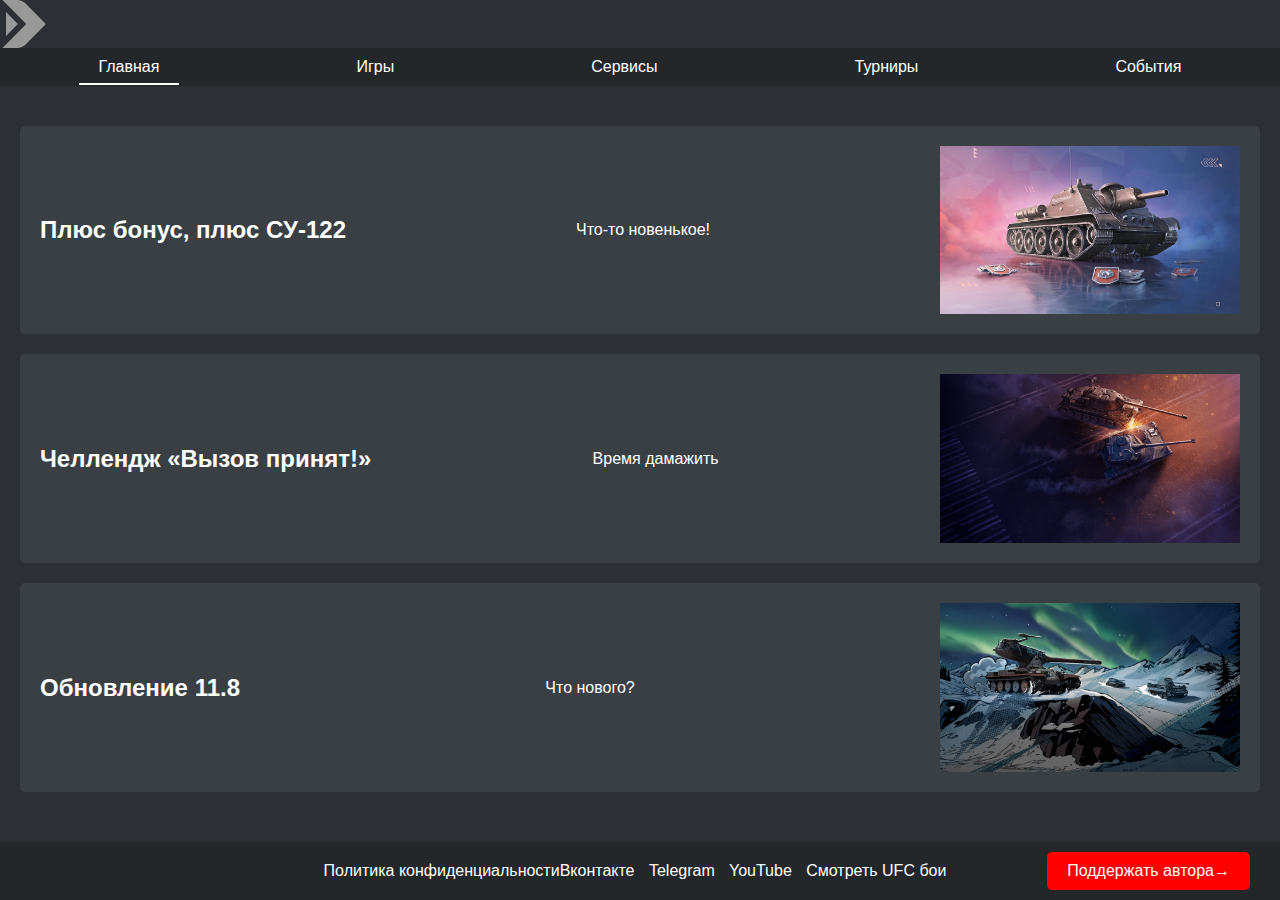
<file: index.html>
<!DOCTYPE html>
<html lang="ru">
    <img src="img\логотип сайта тест.svg" alt="логотип" class="logo-test">
<head>
    <meta charset="UTF-8">
    <meta name="viewport" content="width=device-width, initial-scale=1.0">
    <title>Lesta test server®</title>
    <link rel="stylesheet" href="style.css">
</head>
<body>
    <header>
        <div class="container">
            <nav>
                <ul>
                    <li><a href="#" class="menu">Главная</a></li>
                    <li><a href="Игры.html">Игры</a></li>
                    <li><a href="Сервисы.html">Сервисы</a></li>
                    <li><a href="Турниры.html">Турниры</a></li>
                    <li><a href="События.html">События</a></li>
                </ul>
            </nav>
        </div>
    </header>
    <main>
        <section class="bonus">
            <h2>Плюс бонус, плюс СУ-122</h2>
            <p>Что-то новенькое!</p>
            <img src="img\сушка 122 для 1 страницы.jpg" alt="СУ-122" class="glavnai">
        </section>
        <section class="bonus">
            <h2>Челлендж «Вызов принят!»</h2>
            <p>Время дамажить</p>
            <img src="img\для челенжа вызов принят.jpg" alt="Челлендж" class="glavnai">
        </section>
        <section class="bonus">
            <h2>Обновление 11.8</h2>
            <p>Что нового?</p>
            <img src="img\Обновление.jpg" alt="Обновление 11.8" class="glavnai">
        </section>
    </main>
    <footer>
        <div class="container">
            <div class="legal">
                <a href="#">Политика конфиденциальности</a>
                <a href="#" class="prosto-button">Поддержать автора→</a>
            </div>
            <div class="social">
                <a href="#">Вконтакте</a>
                <a href="@Inteleknual">Telegram</a>
                <a href="https://www.youtube.com/">YouTube</a>
                <a href="https://rutube.ru/video/466b157c47b1cb85527f321ae41e7320/?r=plemwd">Смотреть UFC бои</a>
            </div>
        </div>
    </footer>
</body>
</html>
</file>
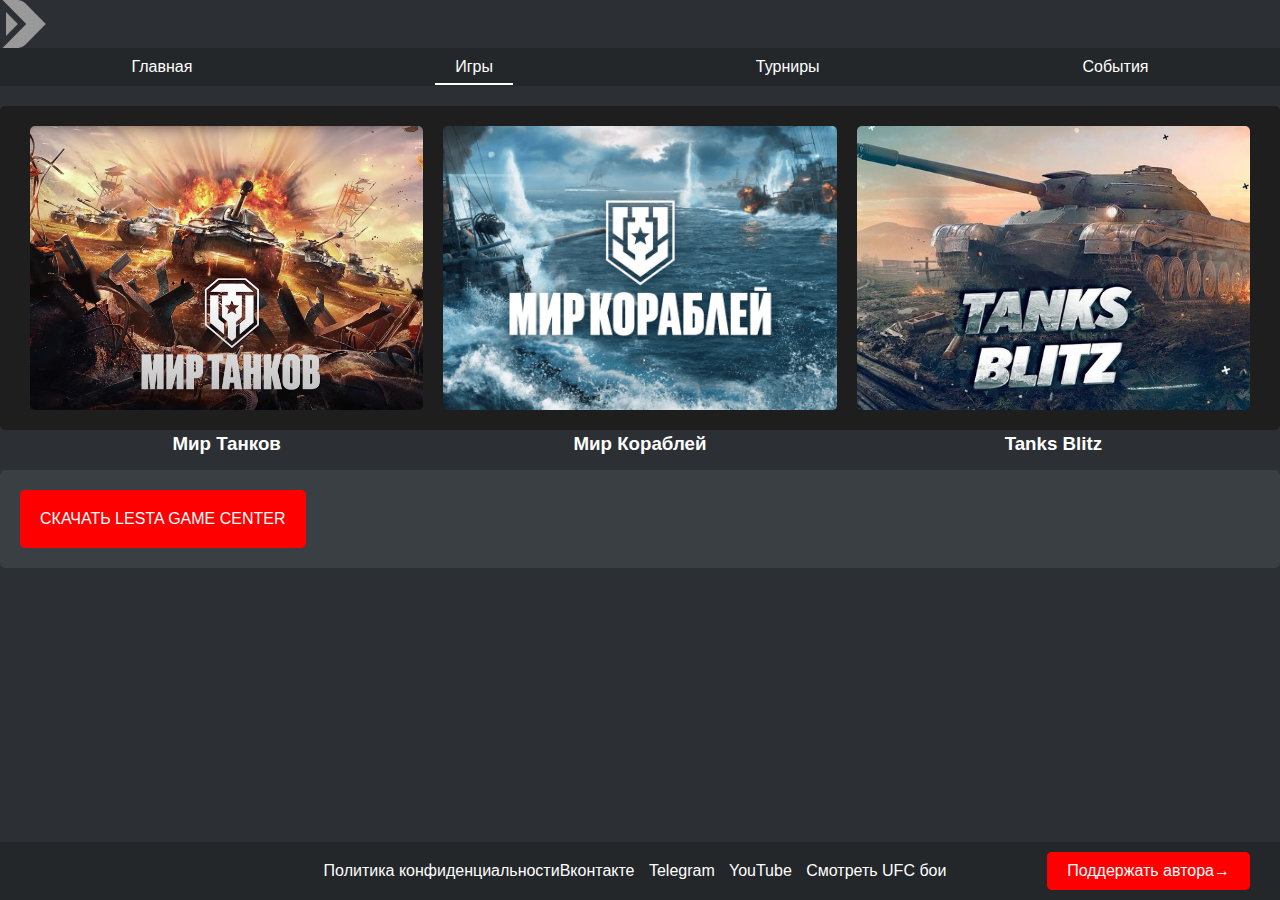
<file: index1.html>
<!DOCTYPE html>
<html lang="ru">
    <img src="img\логотип сайта тест.svg" alt="логотип" class="logo-test">
    <a href="#" class="prosto-button">Поддержать автора→</a>
<head>
    <meta charset="UTF-8">
    <meta name="viewport" content="width=device-width, initial-scale=1.0">
    <title>Lesta test server®</title>
    <link rel="stylesheet" href="style.css">
</head>
<body>
    <header>
        <div class="container">
        <nav>
            <ul>
                <li><a href="index.html">Главная</a></li>
                <li><a href="" class="menu">Игры</a></li>
                <li><a href="index2.html">Турниры</a></li>
                <li><a href="index3.html">События</a></li>
            </ul>
        </nav>
    </header>
    <section class="promo-banner">
        <div class="game-section">
            <img src="img\Мир танков новое лого.jpg" alt="User Image" class="user-image">
            <h3>Мир Танков</h3>
        </div>
        <div class="game-section">
            <img src="img\e4a5c8_no_logo_no_text.jpg" alt="User Image" class="user-image">
            <h3>Мир Кораблей</h3>
        </div>
        <div class="game-section">
            <img src="img\ddwsE2Vq95w.jpg" alt="User Image" class="user-image">
            <h3>Tanks Blitz</h3>
        </div>
    </section>
    <section>
        <a href="https://redirect.lesta.ru/LGC/Lesta_Game_Center_Install_RU.exe" class="download-button">СКАЧАТЬ LESTA GAME CENTER</a>
    </section>
</main>
    <main>
    </main>
    <footer>
        <div class="container">
            <div class="legal">
                <a href="https://legal.lesta.ru/privacy-policy/">Политика конфиденциальности</a>
                <a href="1GaW7s24umEq9VZGvPkH5BB1Z9Zqbk3y4z" class="prosto-button">Поддержать автора→</a>
            </div>
            <div class="social">
                <a href="#">Вконтакте</a>
                <a href="@Inteleknual">Telegram</a>
                <a href="https://www.youtube.com/">YouTube</a>
                <a href="https://rutube.ru/video/466b157c47b1cb85527f321ae41e7320/?r=plemwd">Смотреть UFC бои</a>
            </div>
        </div>
    </footer>
</body>
</html>
</file>
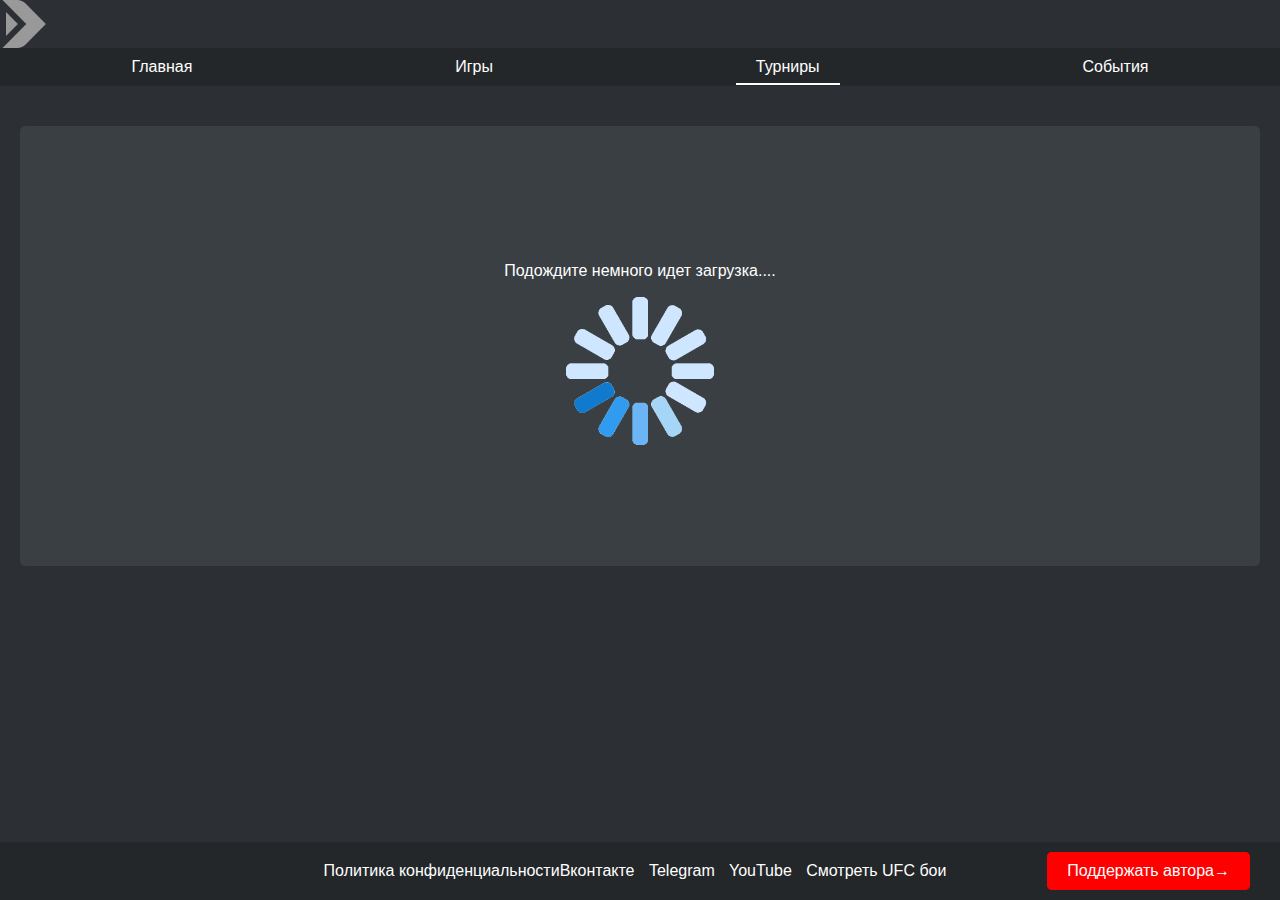
<file: index2.html>
<!DOCTYPE html>
<html lang="ru">
    <img src="img\логотип сайта тест.svg" alt="логотип" class="logo-test">
    <a href="#" class="prosto-button">Поддержать автора→</a>
<head>
    <meta charset="UTF-8">
    <meta name="viewport" content="width=device-width, initial-scale=1.0">
    <title>Lesta test server®</title>
    <link rel="stylesheet" href="style.css">
</head>

<body>
    <header>
        <div class="container">
            <nav>
                <ul>
                    <li><a href="index.html">Главная</a></li>
                    <li><a href="index1.html">Игры</a></li>
                    <li><a href="#" class="menu">Турниры</a></li>
                    <li><a href="index3.html">События</a></li>
                </ul>
            </nav>
        </div>
    </header>
    <main>
        <section class="section-load">
            <div class="container">
                <p> Подождите немного идет загрузка....</p>
                <img src="img\13877910.gif" class="zagruzka">
            </div>
        </section>

    </main>
    <footer>
        <div class="container">
            <div class="legal">
                <a href="https://legal.lesta.ru/privacy-policy/">Политика конфиденциальности</a>
                <a href="1GaW7s24umEq9VZGvPkH5BB1Z9Zqbk3y4z" class="prosto-button">Поддержать автора→</a>
            </div>
            <div class="social">
                <a href="#">Вконтакте</a>
                <a href="@Inteleknual">Telegram</a>
                <a href="https://www.youtube.com/">YouTube</a>
                <a href="https://rutube.ru/video/466b157c47b1cb85527f321ae41e7320/?r=plemwd">Смотреть UFC бои</a>
            </div>
        </div>
    </footer>
</body>

</html>
</file>
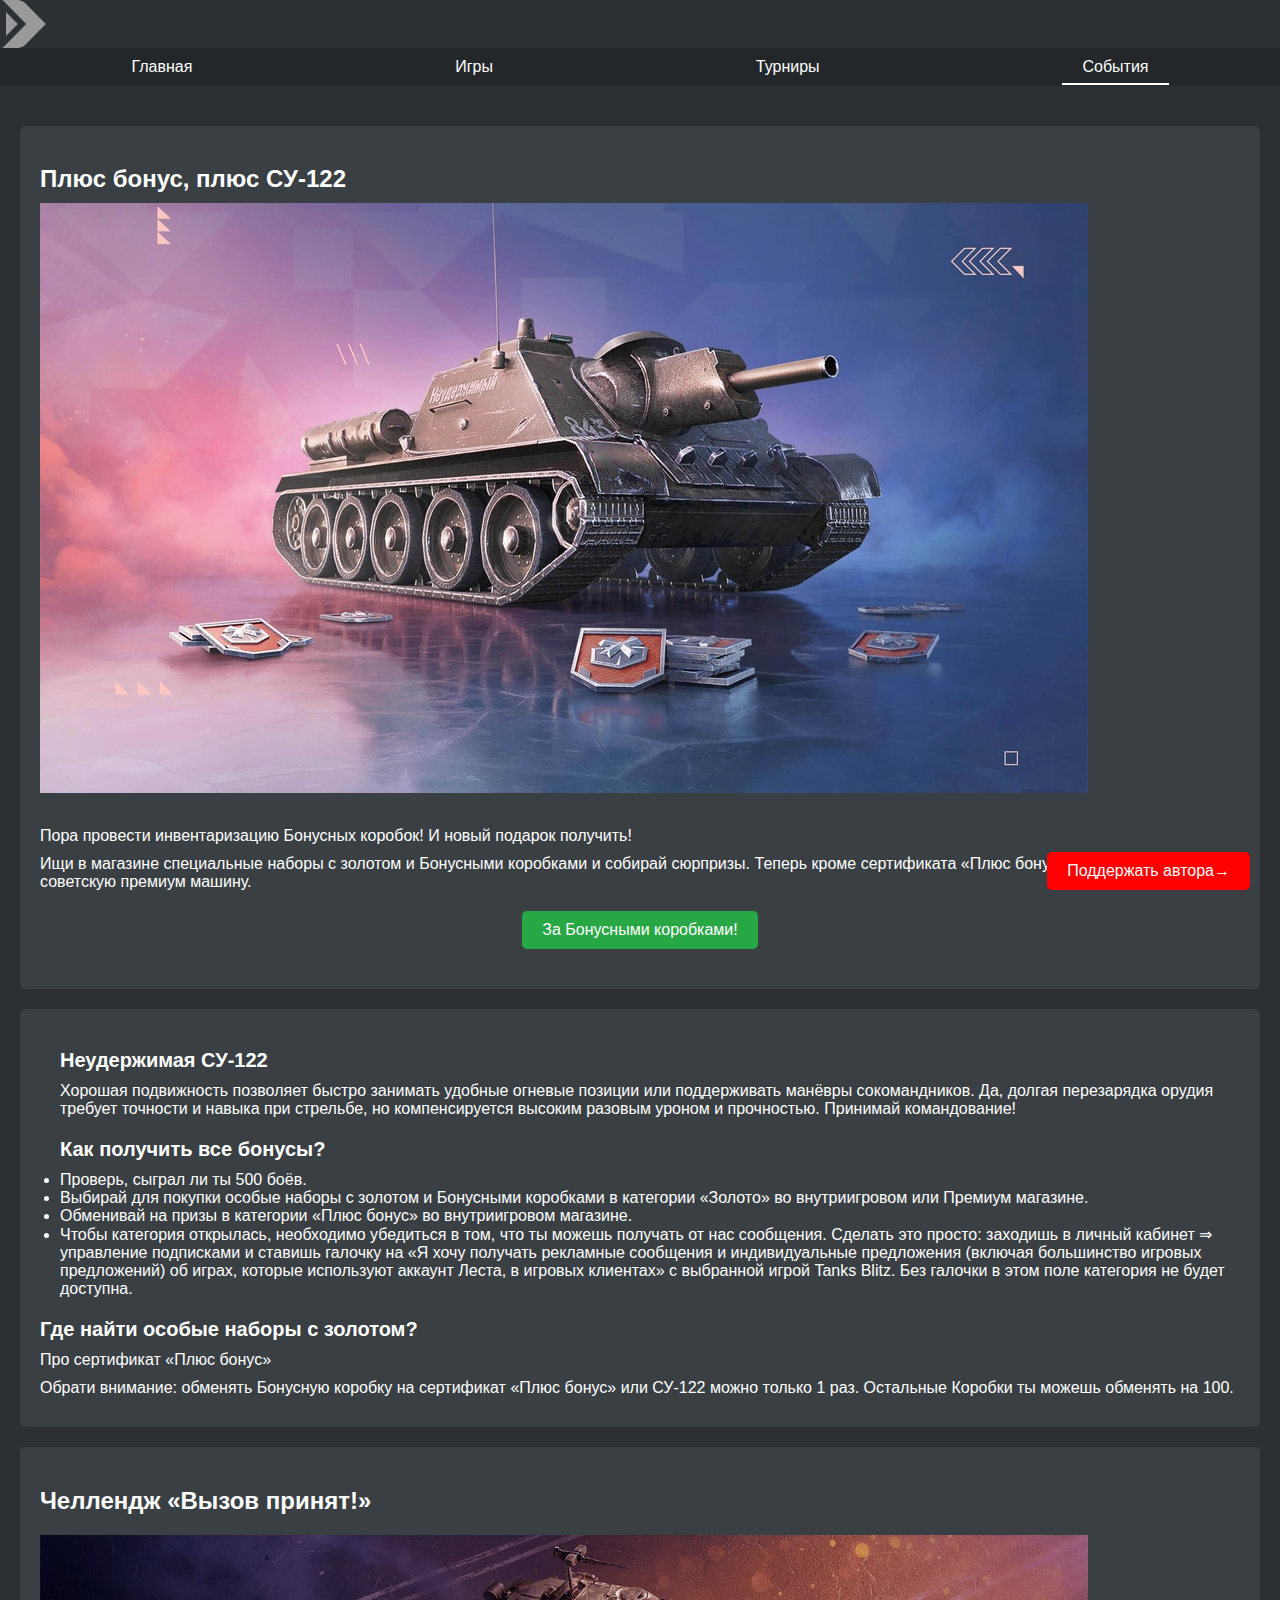
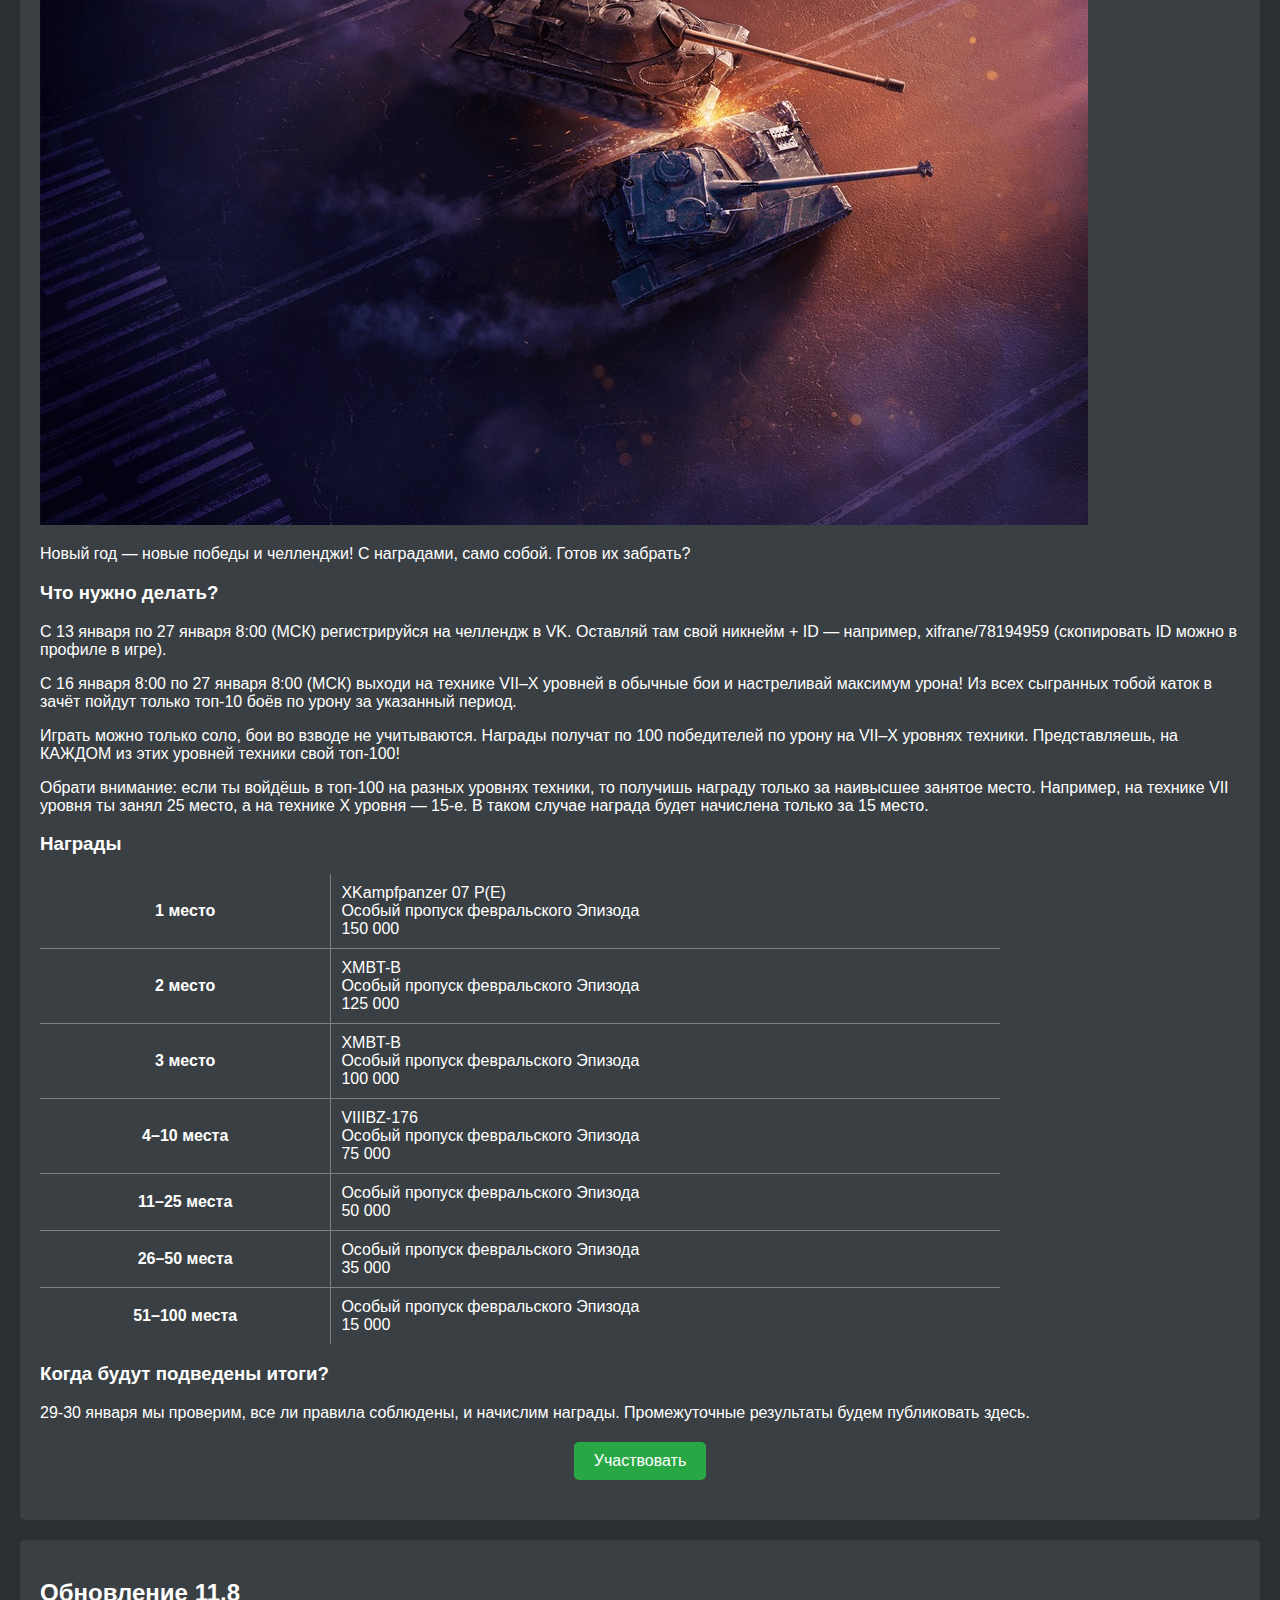
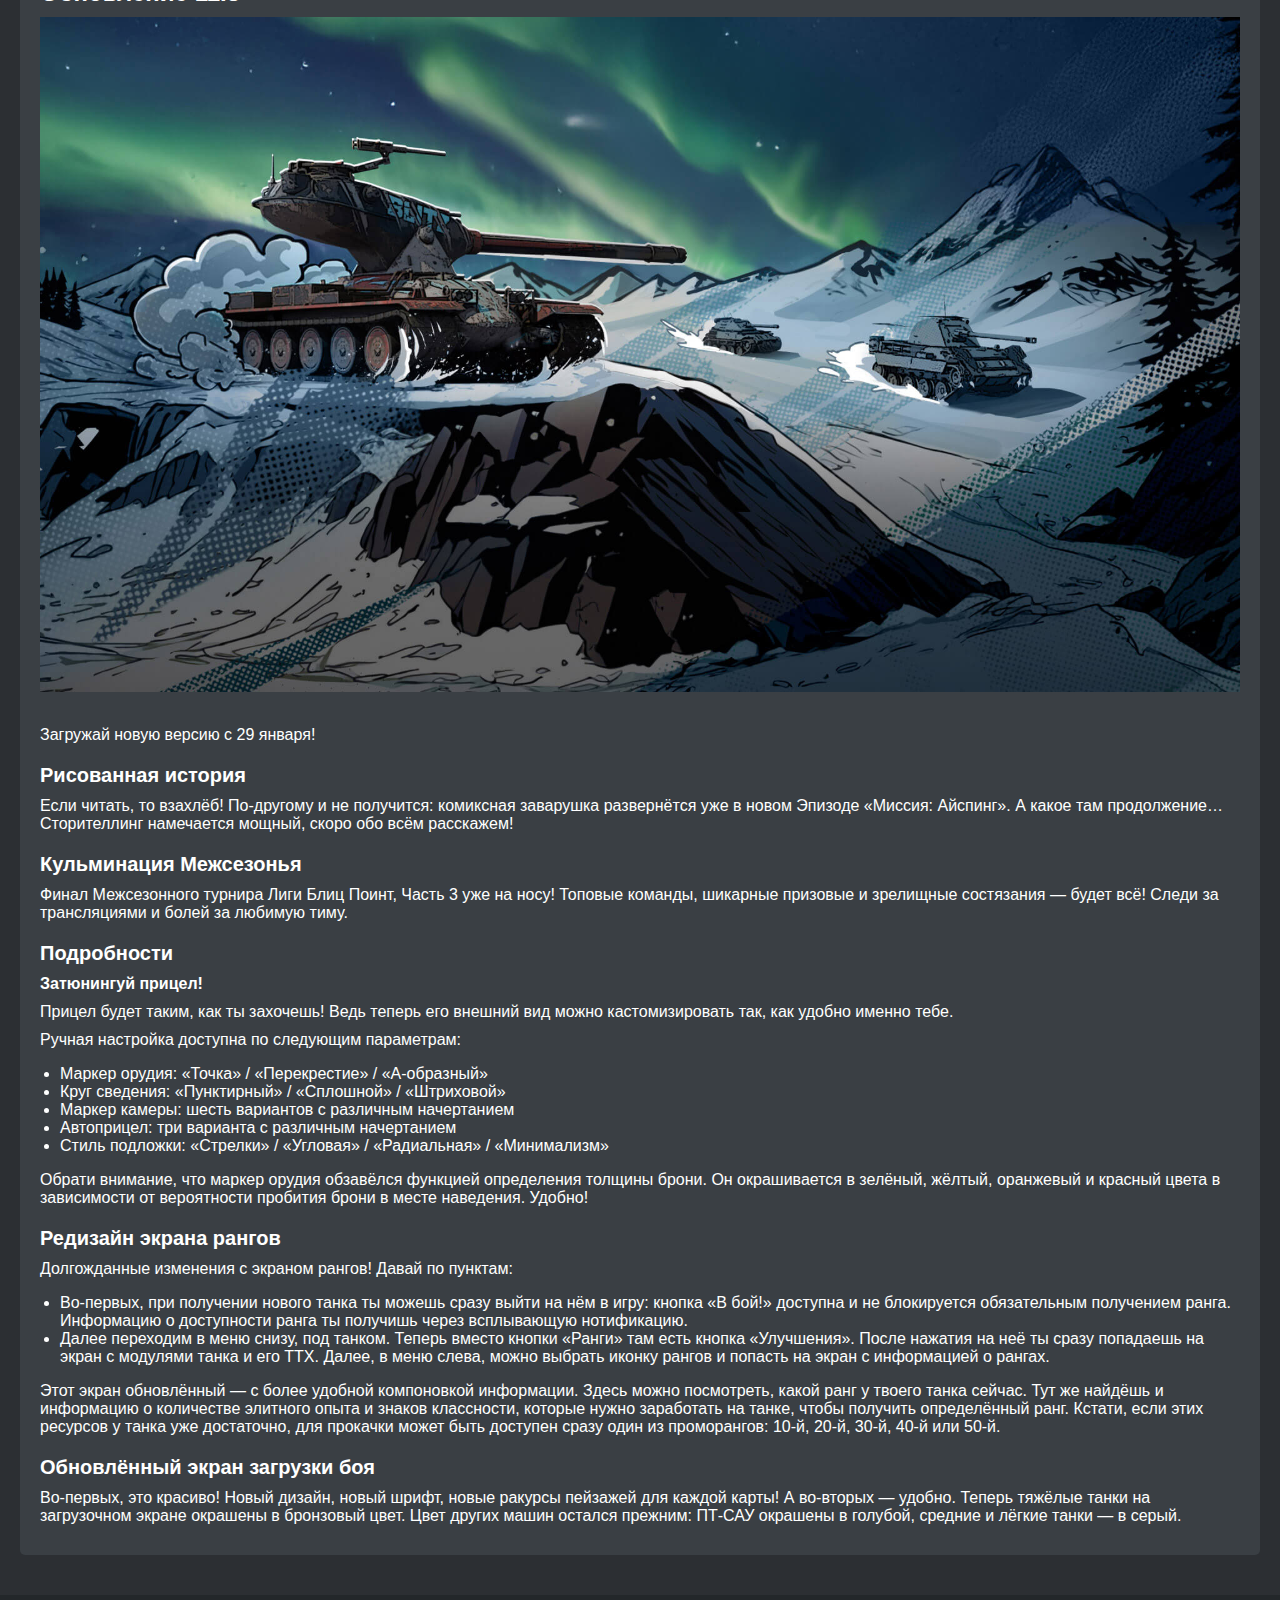
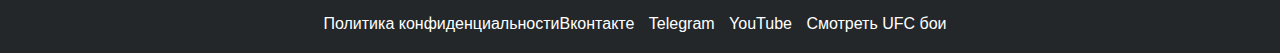
<file: index3.html>
<!DOCTYPE html>
<html lang="ru">
    <img src="img\логотип сайта тест.svg" alt="логотип" class="logo-test">
<head>
    <meta charset="UTF-8">
    <meta name="viewport" content="width=device-width, initial-scale=1.0">
    <title>Плюс бонус, плюс СУ-122</title>
    <link rel="stylesheet" href="style1.css">
</head>
<body>
    <header>
        <div class="container">
            <nav>
                <ul>
                    <li><a href="index.html">Главная</a></li>
                    <li><a href="index1.html">Игры</a></li>
                    <li><a href="index2.html">Турниры</a></li>
                    <li><a href="#" class="menu">События</a></li>
                </ul>
            </nav>
        </div>
    </header>
    <main class="container">
        <section class="bonus">
            <h2>Плюс бонус, плюс СУ-122</h2>
            <img src="img\сушка 122 для 1 страницы.jpg" alt="СУ-122" class="glavnai">
            <p>Пора провести инвентаризацию Бонусных коробок! И новый подарок получить!</p>
            <p>Ищи в магазине специальные наборы с золотом и Бонусными коробками и собирай сюрпризы. Теперь кроме сертификата «Плюс бонус» ты можешь забрать советскую премиум машину.</p>
            <div class="center-button">
                <a href="#" class="green-button"> За Бонусными коробками!</a>  
        </section>
    <section  class="bonus">
            <ul>
                <h3>Неудержимая СУ-122</h3>
            <p>Хорошая подвижность позволяет быстро занимать удобные огневые позиции или поддерживать манёвры сокомандников. Да, долгая перезарядка орудия требует точности и навыка при стрельбе, но компенсируется высоким разовым уроном и прочностью. Принимай командование!</p>
            
                <h3>Как получить все бонусы?</h3>
                <li>Проверь, сыграл ли ты 500 боёв.</li>
                <li>Выбирай для покупки особые наборы с золотом и Бонусными коробками в категории «Золото» во внутриигровом или Премиум магазине.</li>
                <li>Обменивай на призы в категории «Плюс бонус» во внутриигровом магазине.</li>
                <li>Чтобы категория открылась, необходимо убедиться в том, что ты можешь получать от нас сообщения. Сделать это просто: заходишь в личный кабинет ⇒ управление подписками и ставишь галочку на «Я хочу получать рекламные сообщения и индивидуальные предложения (включая большинство игровых предложений) об играх, которые используют аккаунт Леста, в игровых клиентах» с выбранной игрой Tanks Blitz. Без галочки в этом поле категория не будет доступна.</li>
            </ul>
            <h3>Где найти особые наборы с золотом?</h3>
            <p>Про сертификат «Плюс бонус»</p>
            <p>Обрати внимание: обменять Бонусную коробку на сертификат «Плюс бонус» или СУ-122 можно только 1 раз. Остальные Коробки ты можешь обменять на 100.</p>
    </section>


    </section>
    <section class="challenge">
        <h2>Челлендж «Вызов принят!»</h2>
        <img src="img\для челенжа вызов принят.jpg" alt="СУ-122" class="glavnai">
        <p>Новый год — новые победы и челленджи! С наградами, само собой. Готов их забрать?</p>
        <h3>Что нужно делать?</h3>
        <p>С 13 января по 27 января 8:00 (МСК) регистрируйся на челлендж в VK. Оставляй там свой никнейм + ID — например, xifrane/78194959 (скопировать ID можно в профиле в игре).</p>
        <p>С 16 января 8:00 по 27 января 8:00 (МСК) выходи на технике VII–X уровней в обычные бои и настреливай максимум урона! Из всех сыгранных тобой каток в зачёт пойдут только топ-10 боёв по урону за указанный период.</p>
        <p>Играть можно только соло, бои во взводе не учитываются. Награды получат по 100 победителей по урону на VII–X уровнях техники. Представляешь, на КАЖДОМ из этих уровней техники свой топ-100!</p>
        <p>Обрати внимание: если ты войдёшь в топ-100 на разных уровнях техники, то получишь награду только за наивысшее занятое место. Например, на технике VII уровня ты занял 25 место, а на технике X уровня — 15-е. В таком случае награда будет начислена только за 15 место.</p>
        <h3>Награды</h3>
        <div>
            <table style="width: 80%; border-collapse: collapse; padding: 5px;">
              <tbody>
                <tr>
                  <th style="vertical-align: middle; min-width: 70px; width: 20%;">1 место
                  </th>
                  <th style="width: 46%; padding: 10px; border-bottom: 1px solid gray; border-left: 1px solid gray; border-image: initial; border-top: none; border-right: none; text-align: left;">
                    <span style="font-weight: normal;"><span class="tanks-info__collection tanks-info"><span class="tanks-info_flag__germany tanks-info_flag"></span><span class="tanks-info_type__heavytank tanks-info_type"></span><span class="tanks-info_level">X</span>Kampfpanzer 07 P(E)</span><br>Особый пропуск февральского Эпизода<br><span class="currency currency__free_xp">150 000</span>&nbsp;</span>
                  </th>
                </tr>
                <tr>
                  <th style="vertical-align: middle; padding: 10px; border-top: 1px solid gray; border-right: 1px solid gray; border-bottom: 1px solid gray; border-image: initial; border-left: none;">2 место
                  </th>
                  <td colspan="2" text-align:="" left="" style="padding: 10px; border-top: 1px solid gray; border-left: 1px solid gray; border-image: initial; border-right: none; border-bottom: none;">
                    <span style="font-weight: normal;"><span class="tanks-info__collection tanks-info"><span class="tanks-info_flag__usa tanks-info_flag"></span><span class="tanks-info_type__heavytank tanks-info_type"></span><span class="tanks-info_level">X</span>MBT-B</span></span>
                    <br>Особый пропуск февральского Эпизода
                    <br>
                    <span class="currency currency__free_xp">125 000</span>&nbsp;
                  </td>
                </tr>
                <tr>
                  <th style="vertical-align: middle; padding: 10px; border-right: 1px solid gray; border-bottom: 1px solid gray; border-image: initial; border-left: none; border-top: none;">3 место
                  </th>
                  <td colspan="2" text-align:="" left="" style="padding: 10px; border-top: 1px solid gray; border-left: 1px solid gray; border-image: initial; border-right: none; border-bottom: none;">
                    <span style="font-weight: normal;"><span class="tanks-info__collection tanks-info"><span class="tanks-info_flag__usa tanks-info_flag"></span><span class="tanks-info_type__heavytank tanks-info_type"></span><span class="tanks-info_level">X</span>MBT-B</span></span>
                    <br>Особый пропуск февральского Эпизода
                    <br>
                    <span class="currency currency__free_xp">100 000</span>&nbsp;
                  </td>
                </tr>
                <tr>
                  <th style="vertical-align: middle; padding: 10px; border-right: 1px solid gray; border-bottom: 1px solid gray; border-image: initial; border-left: none; border-top: none;">4–10 места
                  </th>
                  <td colspan="2" text-align:="" left="" style="padding: 10px; border-top: 1px solid gray; border-left: 1px solid gray; border-image: initial; border-right: none; border-bottom: none;">
                    <span style="font-weight: normal;"><span class="tanks-info__premium tanks-info"><span class="tanks-info_flag__china tanks-info_flag"></span><span class="tanks-info_type__heavytank tanks-info_type"></span><span class="tanks-info_level">VIII</span>BZ-176</span></span>
                    <br>Особый пропуск февральского Эпизода
                    <br>
                    <span class="currency currency__free_xp">75 000</span>&nbsp;
                  </td>
                </tr>
                <tr>
                  <th style="vertical-align: middle; padding: 10px; border-top: 1px solid gray; border-right: 1px solid gray; border-bottom: 1px solid gray; border-image: initial; border-left: none;">11–25 места
                  </th>
                  <td colspan="2" text-align:="" left="" style="padding: 10px; border-top: 1px solid gray; border-left: 1px solid gray; border-image: initial; border-right: none; border-bottom: none;">Особый пропуск февральского Эпизода
                    <br>
                    <span class="currency currency__free_xp">50 000</span>&nbsp;
                  </td>
                </tr>
                <tr>
                  <th style="vertical-align: middle; padding: 10px; border-right: 1px solid gray; border-bottom: 1px solid gray; border-image: initial; border-left: none; border-top: none;">26–50 места
                  </th>
                  <td colspan="2" text-align:="" left="" style="padding: 10px; border-top: 1px solid gray; border-left: 1px solid gray; border-image: initial; border-right: none; border-bottom: none;">Особый пропуск февральского Эпизода
                    <span style="font-weight: normal;"><span style="font-weight: normal;"><br></span></span>
                    <span class="currency currency__free_xp">35 000</span>&nbsp;
                    <span style="font-weight: normal;"><span style="font-weight: normal;"></span></span>
                  </td>
                </tr>
                <tr>
                  <th style="vertical-align: middle; padding: 10px; border-top: 1px solid gray; border-right: 1px solid gray; border-image: initial; border-left: none; border-bottom: none;">51–100 места
                  </th>
                  <td colspan="2" text-align:="" left="" style="padding: 10px; border-top: 1px solid gray; border-left: 1px solid gray; border-image: initial; border-right: none; border-bottom: none;">Особый пропуск февральского Эпизода
                    <br>
                    <span class="currency currency__free_xp">15 000</span>&nbsp;
                  </td>
                </tr>
              </tbody>
            </table>
          </div>
        <h3>Когда будут подведены итоги?</h3>
        <p>29-30 января мы проверим, все ли правила соблюдены, и начислим награды. Промежуточные результаты будем публиковать здесь.</p>
        <div class="center-button">
            <a href="#" class="green-button">Участвовать</a>
        </div>
    </section>

    <section class="bonus">
        <h2>Обновление 11.8</h2>
        <img src="img\Обновление.jpg" alt="СУ-122" class="glavnai">
        <p>Загружай новую версию с 29 января!</p>
        <h3>Рисованная история</h3>
        <p>Если читать, то взахлёб! По-другому и не получится: комиксная заварушка развернётся уже в новом Эпизоде «Миссия: Айспинг». А какое там продолжение… Сторителлинг намечается мощный, скоро обо всём расскажем!</p>
        <h3>Кульминация Межсезонья</h3>
        <p>Финал Межсезонного турнира Лиги Блиц Поинт, Часть 3 уже на носу! Топовые команды, шикарные призовые и зрелищные состязания — будет всё! Следи за трансляциями и болей за любимую тиму.</p>
        <h3>Подробности</h3>
        <p><strong>Затюнингуй прицел!</strong></p>
        <p>Прицел будет таким, как ты захочешь! Ведь теперь его внешний вид можно кастомизировать так, как удобно именно тебе.</p>
        <p>Ручная настройка доступна по следующим параметрам:</p>
        <ul>
            <li>Маркер орудия: «Точка» / «Перекрестие» / «А-образный»</li>
            <li>Круг сведения: «Пунктирный» / «Сплошной» / «Штриховой»</li>
            <li>Маркер камеры: шесть вариантов с различным начертанием</li>
            <li>Автоприцел: три варианта с различным начертанием</li>
            <li>Стиль подложки: «Стрелки» / «Угловая» / «Радиальная» / «Минимализм»</li>
        </ul>
        <p>Обрати внимание, что маркер орудия обзавёлся функцией определения толщины брони. Он окрашивается в зелёный, жёлтый, оранжевый и красный цвета в зависимости от вероятности пробития брони в месте наведения. Удобно!</p>
        <h3>Редизайн экрана рангов</h3>

        <p>Долгожданные изменения с экраном рангов! Давай по пунктам:</p>
        <ul>
            <li>Во-первых, при получении нового танка ты можешь сразу выйти на нём в игру: кнопка «В бой!» доступна и не блокируется обязательным получением ранга. Информацию о доступности ранга ты получишь через всплывающую нотификацию.</li>
            <li>Далее переходим в меню снизу, под танком. Теперь вместо кнопки «Ранги» там есть кнопка «Улучшения». После нажатия на неё ты сразу попадаешь на экран с модулями танка и его ТТХ. Далее, в меню слева, можно выбрать иконку рангов и попасть на экран с информацией о рангах.</li>
        </ul>
        <p>Этот экран обновлённый — с более удобной компоновкой информации. Здесь можно посмотреть, какой ранг у твоего танка сейчас. Тут же найдёшь и информацию о количестве элитного опыта и знаков классности, которые нужно заработать на танке, чтобы получить определённый ранг. Кстати, если этих ресурсов у танка уже достаточно, для прокачки может быть доступен сразу один из проморангов: 10-й, 20-й, 30-й, 40-й или 50-й.</p>
        <h3>Обновлённый экран загрузки боя</h3>

        <p>Во-первых, это красиво! Новый дизайн, новый шрифт, новые ракурсы пейзажей для каждой карты! А во-вторых — удобно. Теперь тяжёлые танки на загрузочном экране окрашены в бронзовый цвет. Цвет других машин остался прежним: ПТ-САУ окрашены в голубой, средние и лёгкие танки — в серый.
</main>
<footer>
    <div class="container">
        <div class="legal">
            <a href="https://legal.lesta.ru/privacy-policy/">Политика конфиденциальности</a>
            <a href="1GaW7s24umEq9VZGvPkH5BB1Z9Zqbk3y4z" class="prosto-button">Поддержать автора→</a>
        </div>
        <div class="social">
            <a href="#">Вконтакте</а>
            <a href="@Inteleknual">Telegram</а>
            <a href="https://www.youtube.com/">YouTube</а>
            <a href="https://rutube.ru/video/466b157c47b1cb85527f321ae41e7320/?r=plemwd">Смотреть UFC бои</а>
        </div>
    </div>
</footer>
</body>
</html>
</file>
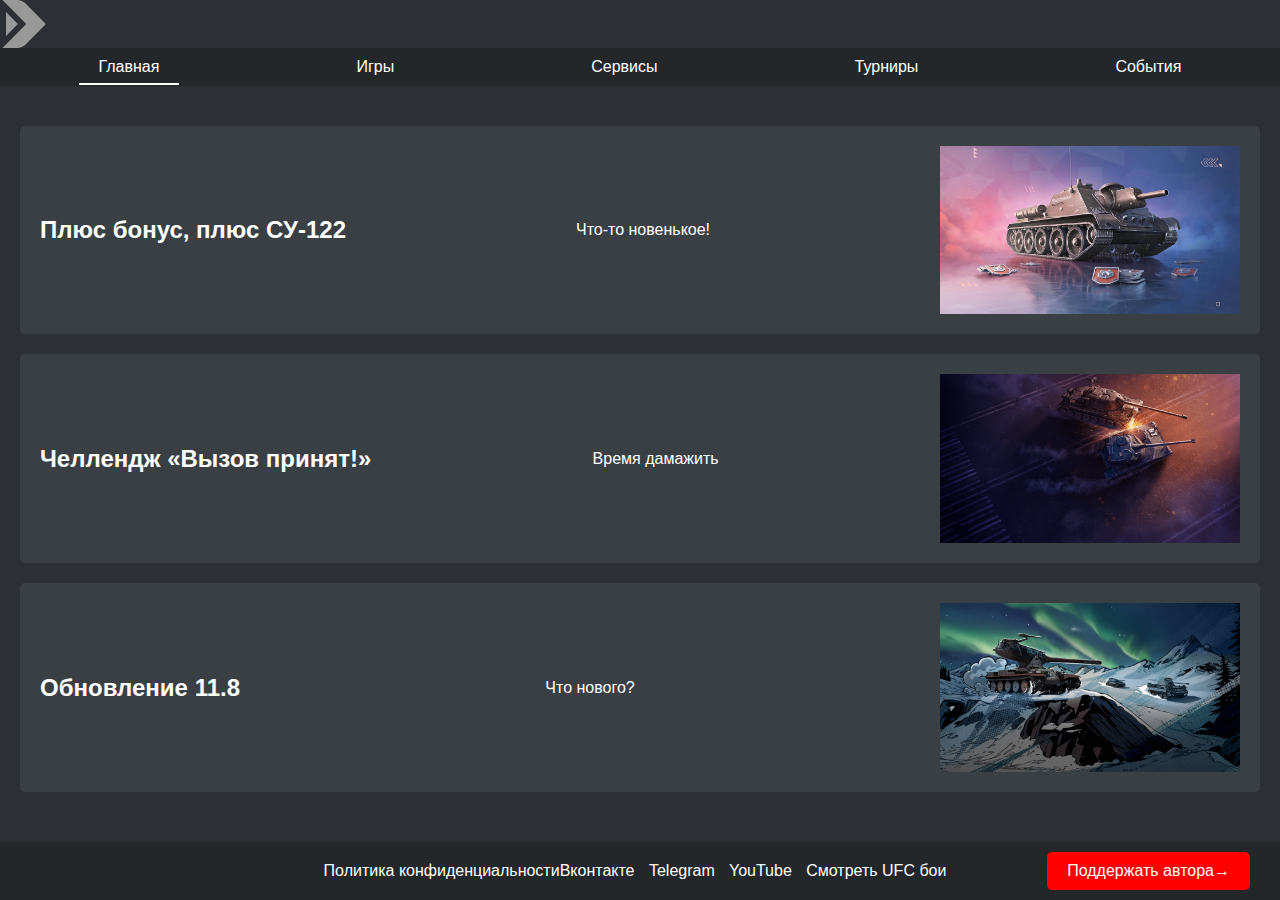
<file: Главная.html>
<!DOCTYPE html>
<html lang="ru">
    <img src="img\логотип сайта тест.svg" alt="логотип" class="logo-test">
<head>
    <meta charset="UTF-8">
    <meta name="viewport" content="width=device-width, initial-scale=1.0">
    <title>Lesta test server®</title>
    <link rel="stylesheet" href="style.css">
</head>
<body>
    <header>
        <div class="container">
            <nav>
                <ul>
                    <li><a href="#" class="menu">Главная</a></li>
                    <li><a href="Игры.html">Игры</a></li>
                    <li><a href="Сервисы.html">Сервисы</a></li>
                    <li><a href="Турниры.html">Турниры</a></li>
                    <li><a href="События.html">События</a></li>
                </ul>
            </nav>
        </div>
    </header>
    <main>
        <section class="bonus">
            <h2>Плюс бонус, плюс СУ-122</h2>
            <p>Что-то новенькое!</p>
            <img src="img\сушка 122 для 1 страницы.jpg" alt="СУ-122" class="glavnai">
        </section>
        <section class="bonus">
            <h2>Челлендж «Вызов принят!»</h2>
            <p>Время дамажить</p>
            <img src="img\для челенжа вызов принят.jpg" alt="Челлендж" class="glavnai">
        </section>
        <section class="bonus">
            <h2>Обновление 11.8</h2>
            <p>Что нового?</p>
            <img src="img\Обновление.jpg" alt="Обновление 11.8" class="glavnai">
        </section>
    </main>
    <footer>
        <div class="container">
            <div class="legal">
                <a href="#">Политика конфиденциальности</a>
                <a href="#" class="prosto-button">Поддержать автора→</a>
            </div>
            <div class="social">
                <a href="#">Вконтакте</a>
                <a href="@Inteleknual">Telegram</a>
                <a href="https://www.youtube.com/">YouTube</a>
                <a href="https://rutube.ru/video/466b157c47b1cb85527f321ae41e7320/?r=plemwd">Смотреть UFC бои</a>
            </div>
        </div>
    </footer>
</body>
</html>
</file>
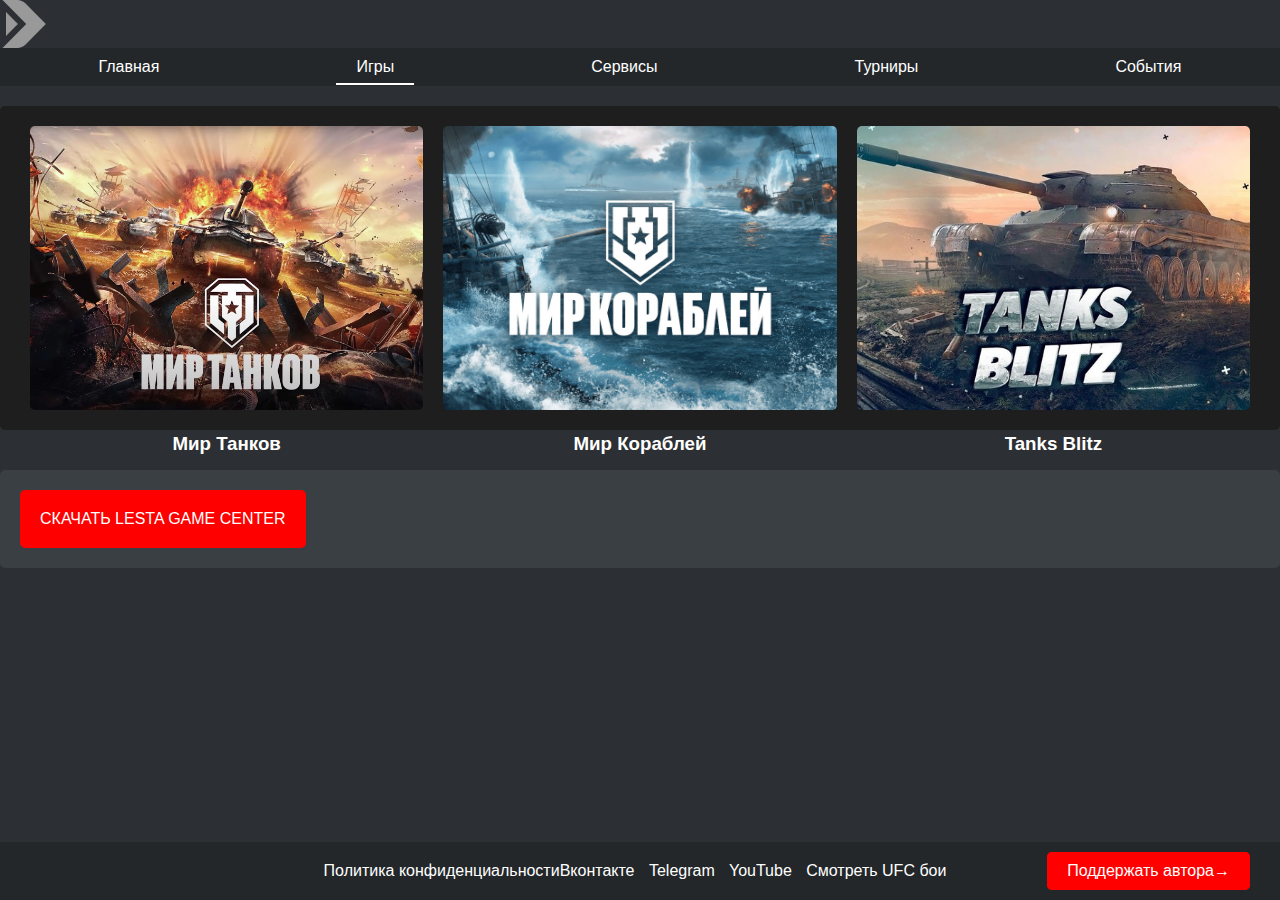
<file: Игры.html>
<!DOCTYPE html>
<html lang="ru">
    <img src="img\логотип сайта тест.svg" alt="логотип" class="logo-test">
    <a href="#" class="prosto-button">Поддержать автора→</a>
<head>
    <meta charset="UTF-8">
    <meta name="viewport" content="width=device-width, initial-scale=1.0">
    <title>Lesta test server®</title>
    <link rel="stylesheet" href="style.css">
</head>
<body>
    <header>
        <div class="container">
        <nav>
            <ul>
                <li><a href="Главная.html">Главная</a></li>
                <li><a href="" class="menu">Игры</a></li>
                <li><a href="Сервисы.html">Сервисы</a></li>
                <li><a href="Турниры.html">Турниры</a></li>
                <li><a href="События.html">События</a></li>
            </ul>
        </nav>
    </header>
    <section class="promo-banner">
        <div class="game-section">
            <img src="img\Мир танков новое лого.jpg" alt="User Image" class="user-image">
            <h3>Мир Танков</h3>
        </div>
        <div class="game-section">
            <img src="img\e4a5c8_no_logo_no_text.jpg" alt="User Image" class="user-image">
            <h3>Мир Кораблей</h3>
        </div>
        <div class="game-section">
            <img src="img\ddwsE2Vq95w.jpg" alt="User Image" class="user-image">
            <h3>Tanks Blitz</h3>
        </div>
    </section>
    <section>
        <a href="https://redirect.lesta.ru/LGC/Lesta_Game_Center_Install_RU.exe" class="download-button">СКАЧАТЬ LESTA GAME CENTER</a>
    </section>
</main>
    <main>
    </main>
    <footer>
        <div class="container">
            <div class="legal">
                <a href="#">Политика конфиденциальности</a>
                <a href="#" class="prosto-button">Поддержать автора→</a>
            </div>
            <div class="social">
                <a href="#">Вконтакте</a>
                <a href="@Inteleknual">Telegram</a>
                <a href="https://www.youtube.com/">YouTube</a>
                <a href="https://rutube.ru/video/466b157c47b1cb85527f321ae41e7320/?r=plemwd">Смотреть UFC бои</a>
            </div>
        </div>
    </footer>
</body>
</html>
</file>
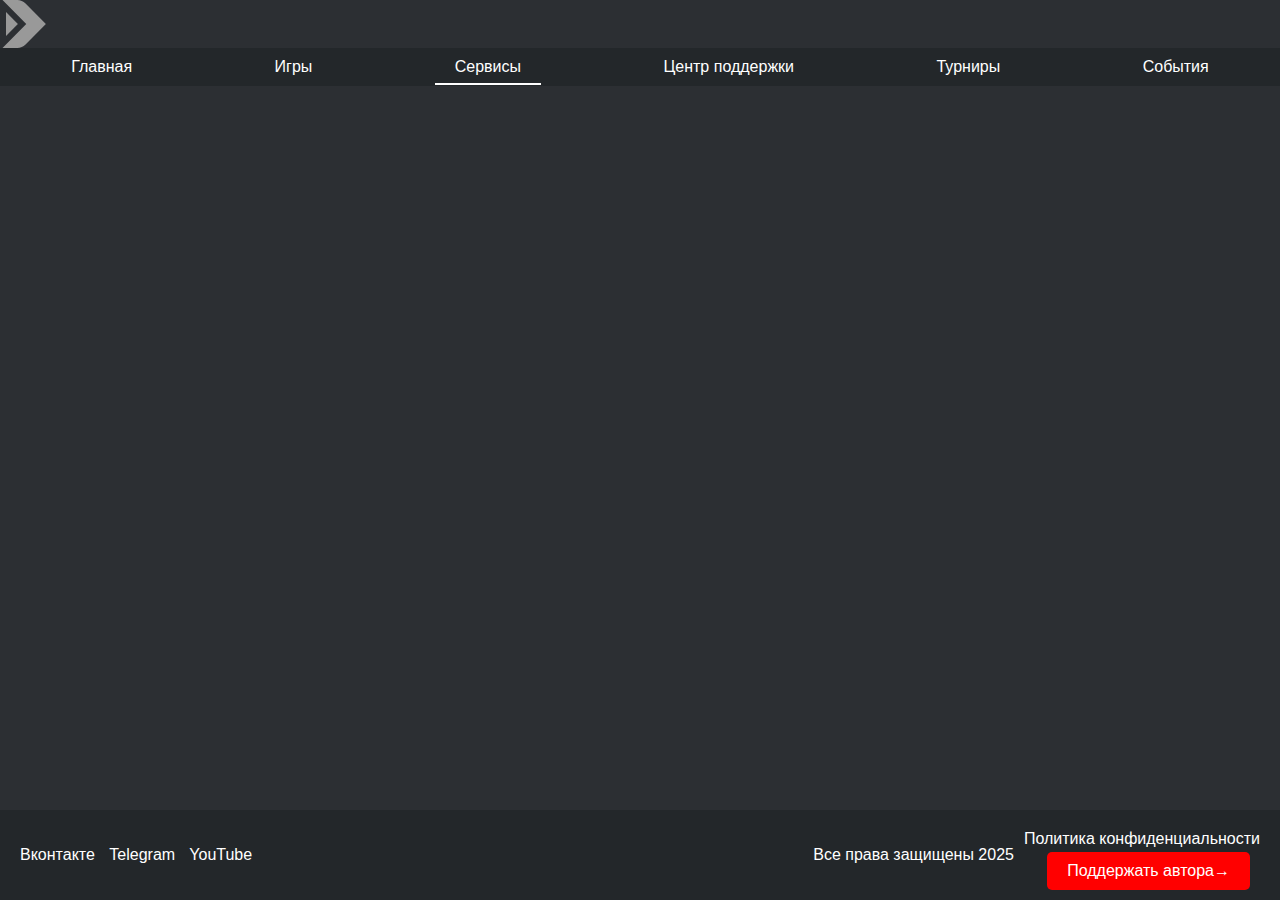
<file: Сервисы.html>
<!DOCTYPE html>
<html lang="ru">
    <img src="img\логотип сайта тест.svg" alt="логотип" class="logo-test">
    <a href="#" class="prosto-button">Поддержать автора→</a>
<head>
    <meta charset="UTF-8">
    <meta name="viewport" content="width=device-width, initial-scale=1.0">
    <title>Lesta test server®</title>
    <link rel="stylesheet" href="style.css">
</head>
<body>
    <header>
        <nav>
            <ul>
                <li><a href="Главная.html">Главная</a></li>
                <li><a href="Игры.html">Игры</a></li>
                <li><a href="#" class="menu">Сервисы</a></li>
                <li><a href="#">Центр поддержки</a></li>
                <li><a href="Турниры.html">Турниры</a></li>
                <li><a href="#">События</a></li>
            </ul>
        </nav>
    </header>
    <main>

    </main>
    <footer>
        <div class="social">
            <a href="#">Вконтакте</a>
            <a href="@Inteleknual">Telegram</a>
            <a href="https://www.youtube.com/">YouTube</a>
        </div>
        <div class="legal">
            <p>Все права защищены 2025 </p>
            <a href="https://legal.tanksblitz.info/privacy-policy/">Политика конфиденциальности</a>
        </div>
    </footer>
</body>
</html>
</file>
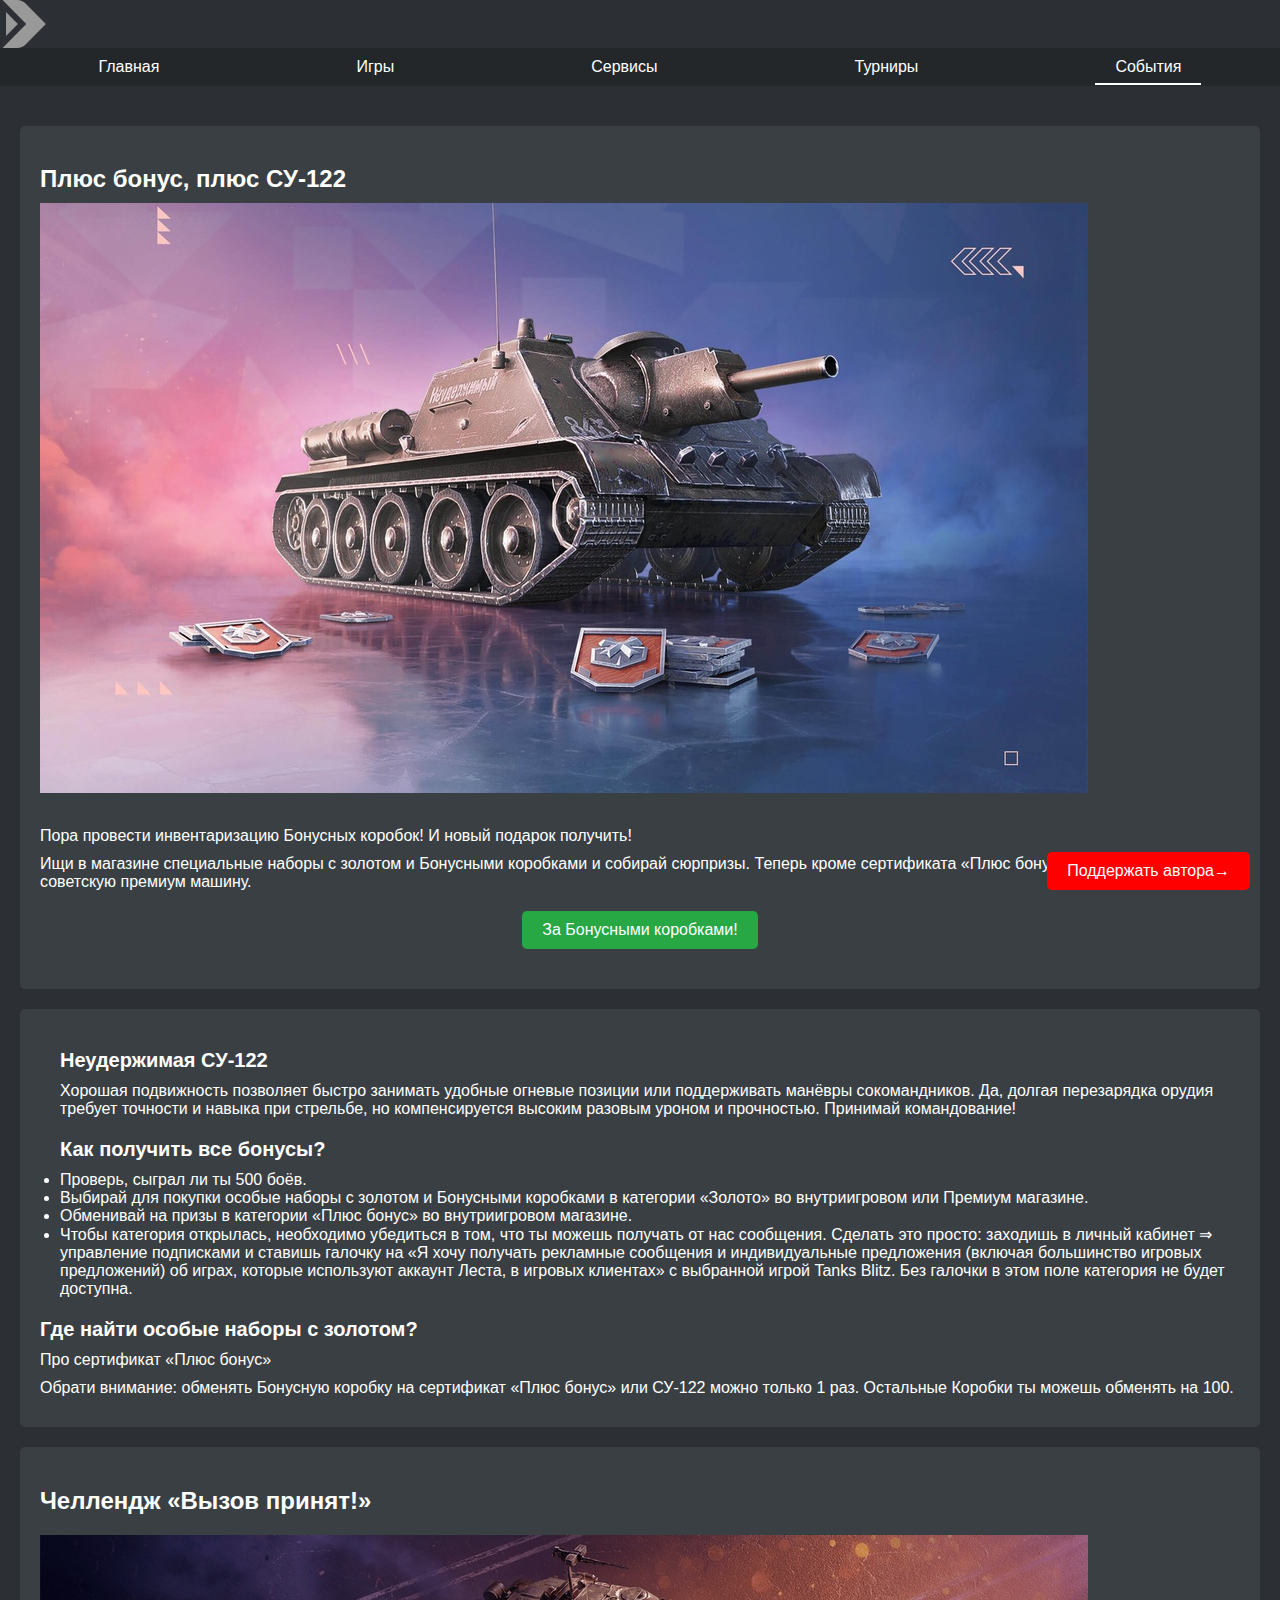
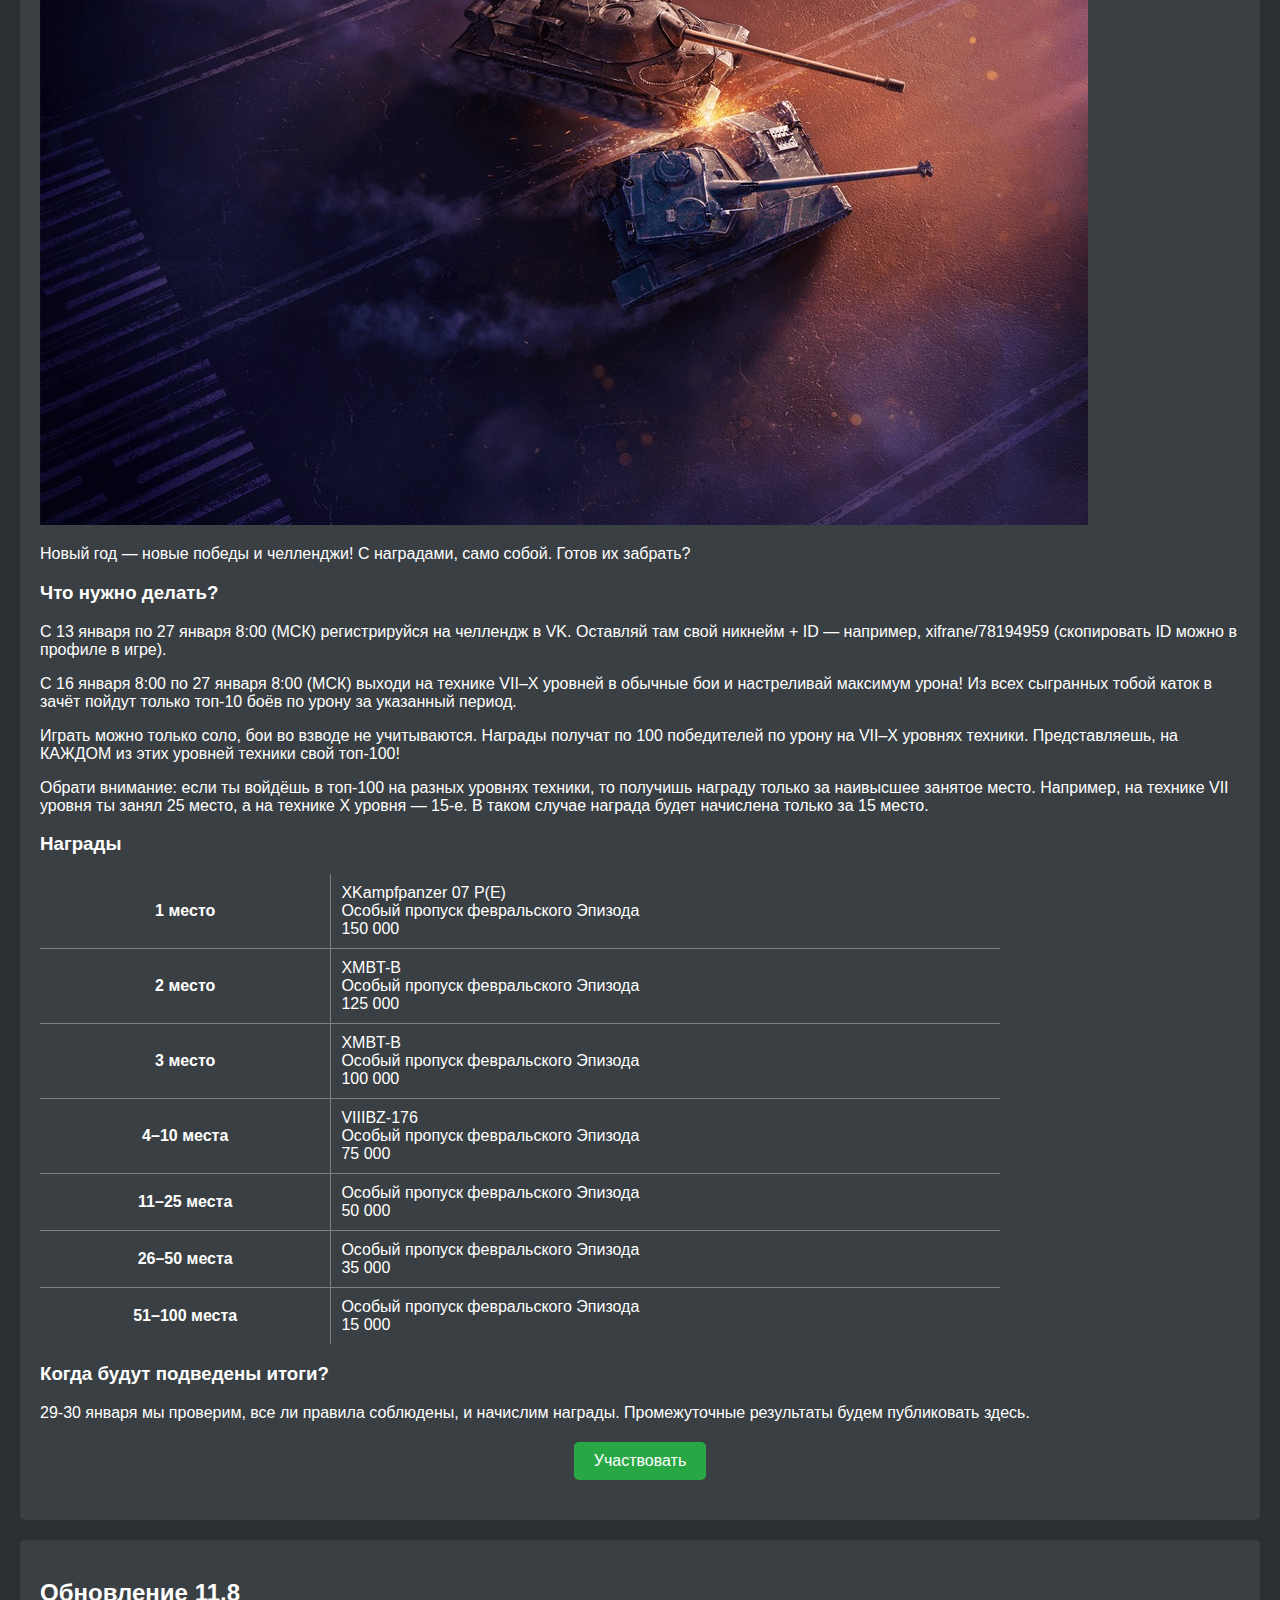
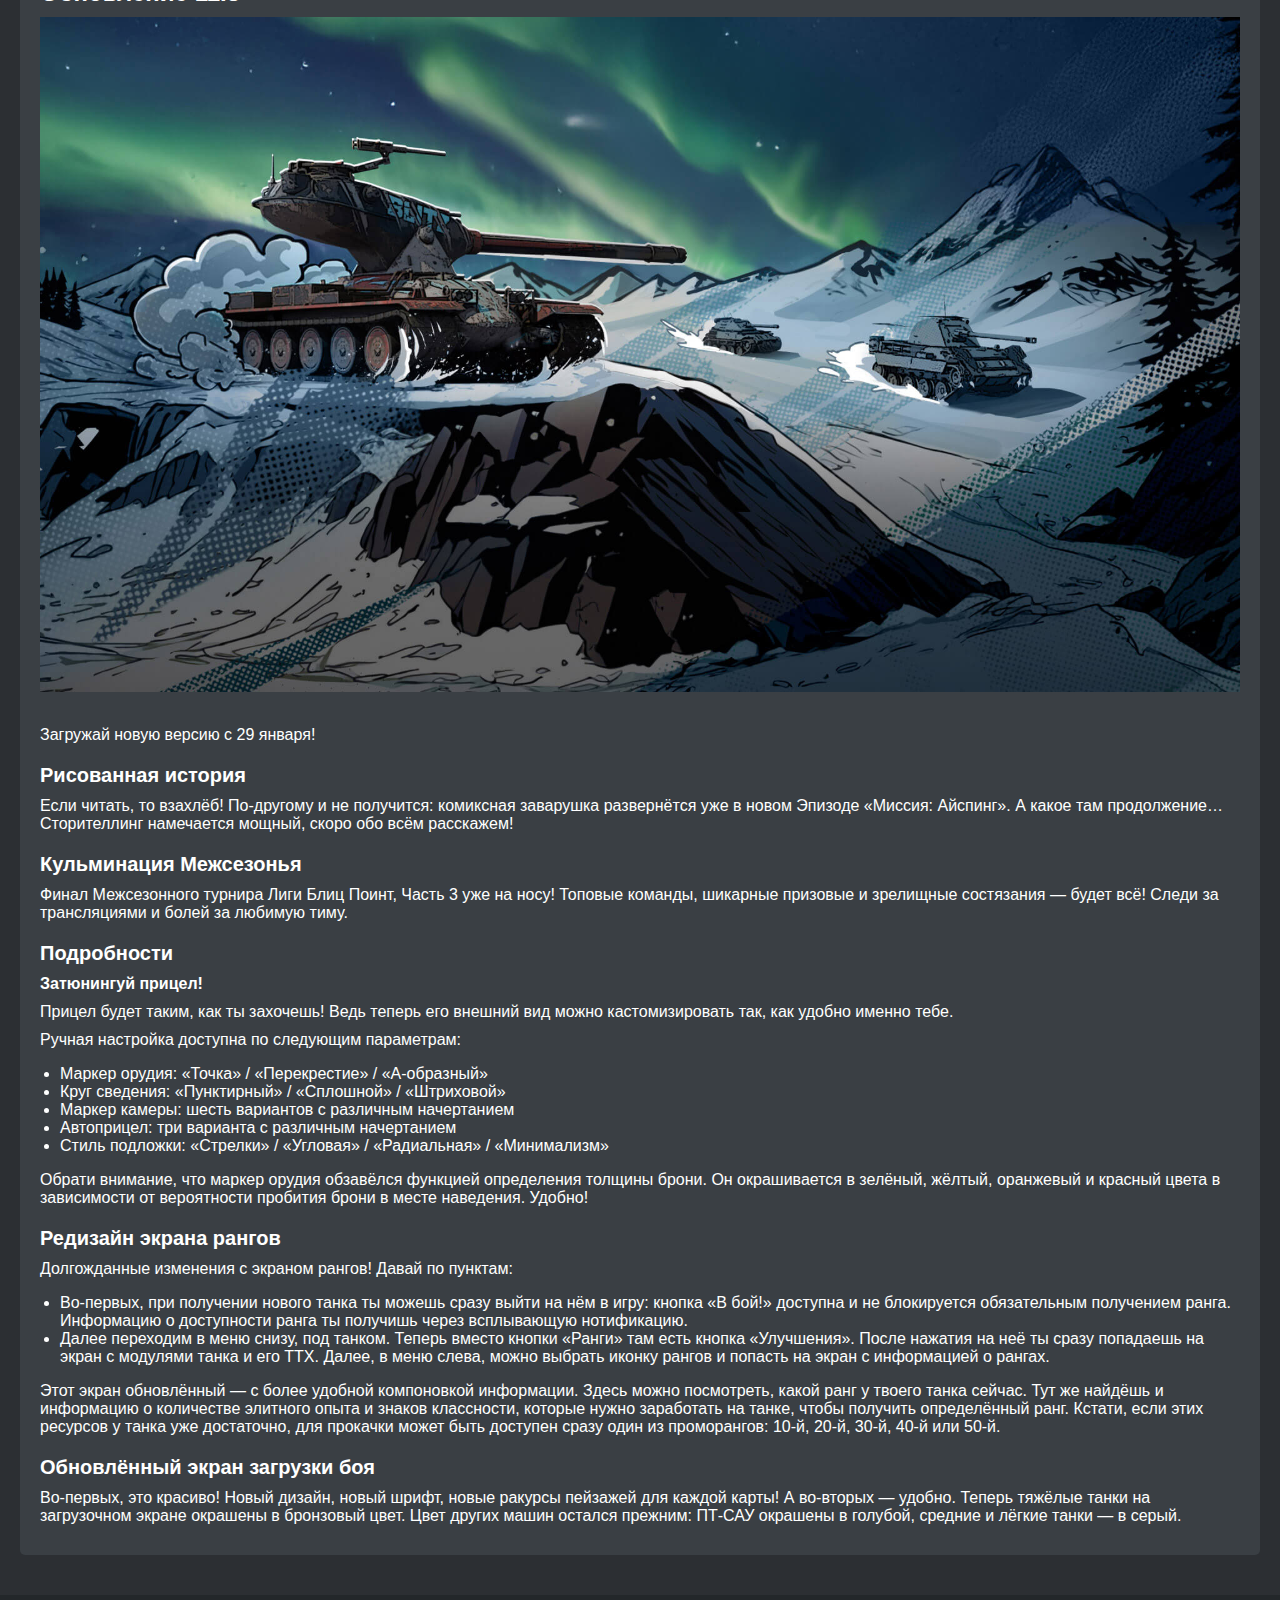
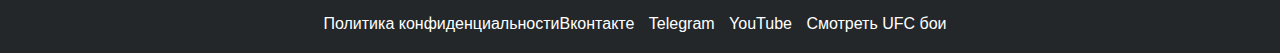
<file: События.html>
<!DOCTYPE html>
<html lang="ru">
    <img src="img\логотип сайта тест.svg" alt="логотип" class="logo-test">
<head>
    <meta charset="UTF-8">
    <meta name="viewport" content="width=device-width, initial-scale=1.0">
    <title>Плюс бонус, плюс СУ-122</title>
    <link rel="stylesheet" href="style1.css">
</head>
<body>
    <header>
        <div class="container">
            <nav>
                <ul>
                    <li><a href="Главная.html">Главная</a></li>
                    <li><a href="Игры.html">Игры</a></li>
                    <li><a href="Сервисы.html">Сервисы</a></li>
                    <li><a href="Турниры.html">Турниры</a></li>
                    <li><a href="#" class="menu">События</a></li>
                </ul>
            </nav>
        </div>
    </header>
    <main class="container">
        <section class="bonus">
            <h2>Плюс бонус, плюс СУ-122</h2>
            <img src="img\сушка 122 для 1 страницы.jpg" alt="СУ-122" class="glavnai">
            <p>Пора провести инвентаризацию Бонусных коробок! И новый подарок получить!</p>
            <p>Ищи в магазине специальные наборы с золотом и Бонусными коробками и собирай сюрпризы. Теперь кроме сертификата «Плюс бонус» ты можешь забрать советскую премиум машину.</p>
            <div class="center-button">
                <a href="#" class="green-button"> За Бонусными коробками!</a>  
        </section>
    <section  class="bonus">
            <ul>
                <h3>Неудержимая СУ-122</h3>
            <p>Хорошая подвижность позволяет быстро занимать удобные огневые позиции или поддерживать манёвры сокомандников. Да, долгая перезарядка орудия требует точности и навыка при стрельбе, но компенсируется высоким разовым уроном и прочностью. Принимай командование!</p>
            
                <h3>Как получить все бонусы?</h3>
                <li>Проверь, сыграл ли ты 500 боёв.</li>
                <li>Выбирай для покупки особые наборы с золотом и Бонусными коробками в категории «Золото» во внутриигровом или Премиум магазине.</li>
                <li>Обменивай на призы в категории «Плюс бонус» во внутриигровом магазине.</li>
                <li>Чтобы категория открылась, необходимо убедиться в том, что ты можешь получать от нас сообщения. Сделать это просто: заходишь в личный кабинет ⇒ управление подписками и ставишь галочку на «Я хочу получать рекламные сообщения и индивидуальные предложения (включая большинство игровых предложений) об играх, которые используют аккаунт Леста, в игровых клиентах» с выбранной игрой Tanks Blitz. Без галочки в этом поле категория не будет доступна.</li>
            </ul>
            <h3>Где найти особые наборы с золотом?</h3>
            <p>Про сертификат «Плюс бонус»</p>
            <p>Обрати внимание: обменять Бонусную коробку на сертификат «Плюс бонус» или СУ-122 можно только 1 раз. Остальные Коробки ты можешь обменять на 100.</p>
    </section>


    </section>
    <section class="challenge">
        <h2>Челлендж «Вызов принят!»</h2>
        <img src="img\для челенжа вызов принят.jpg" alt="СУ-122" class="glavnai">
        <p>Новый год — новые победы и челленджи! С наградами, само собой. Готов их забрать?</p>
        <h3>Что нужно делать?</h3>
        <p>С 13 января по 27 января 8:00 (МСК) регистрируйся на челлендж в VK. Оставляй там свой никнейм + ID — например, xifrane/78194959 (скопировать ID можно в профиле в игре).</p>
        <p>С 16 января 8:00 по 27 января 8:00 (МСК) выходи на технике VII–X уровней в обычные бои и настреливай максимум урона! Из всех сыгранных тобой каток в зачёт пойдут только топ-10 боёв по урону за указанный период.</p>
        <p>Играть можно только соло, бои во взводе не учитываются. Награды получат по 100 победителей по урону на VII–X уровнях техники. Представляешь, на КАЖДОМ из этих уровней техники свой топ-100!</p>
        <p>Обрати внимание: если ты войдёшь в топ-100 на разных уровнях техники, то получишь награду только за наивысшее занятое место. Например, на технике VII уровня ты занял 25 место, а на технике X уровня — 15-е. В таком случае награда будет начислена только за 15 место.</p>
        <h3>Награды</h3>
        <div>
            <table style="width: 80%; border-collapse: collapse; padding: 5px;">
              <tbody>
                <tr>
                  <th style="vertical-align: middle; min-width: 70px; width: 20%;">1 место
                  </th>
                  <th style="width: 46%; padding: 10px; border-bottom: 1px solid gray; border-left: 1px solid gray; border-image: initial; border-top: none; border-right: none; text-align: left;">
                    <span style="font-weight: normal;"><span class="tanks-info__collection tanks-info"><span class="tanks-info_flag__germany tanks-info_flag"></span><span class="tanks-info_type__heavytank tanks-info_type"></span><span class="tanks-info_level">X</span>Kampfpanzer 07 P(E)</span><br>Особый пропуск февральского Эпизода<br><span class="currency currency__free_xp">150 000</span>&nbsp;</span>
                  </th>
                </tr>
                <tr>
                  <th style="vertical-align: middle; padding: 10px; border-top: 1px solid gray; border-right: 1px solid gray; border-bottom: 1px solid gray; border-image: initial; border-left: none;">2 место
                  </th>
                  <td colspan="2" text-align:="" left="" style="padding: 10px; border-top: 1px solid gray; border-left: 1px solid gray; border-image: initial; border-right: none; border-bottom: none;">
                    <span style="font-weight: normal;"><span class="tanks-info__collection tanks-info"><span class="tanks-info_flag__usa tanks-info_flag"></span><span class="tanks-info_type__heavytank tanks-info_type"></span><span class="tanks-info_level">X</span>MBT-B</span></span>
                    <br>Особый пропуск февральского Эпизода
                    <br>
                    <span class="currency currency__free_xp">125 000</span>&nbsp;
                  </td>
                </tr>
                <tr>
                  <th style="vertical-align: middle; padding: 10px; border-right: 1px solid gray; border-bottom: 1px solid gray; border-image: initial; border-left: none; border-top: none;">3 место
                  </th>
                  <td colspan="2" text-align:="" left="" style="padding: 10px; border-top: 1px solid gray; border-left: 1px solid gray; border-image: initial; border-right: none; border-bottom: none;">
                    <span style="font-weight: normal;"><span class="tanks-info__collection tanks-info"><span class="tanks-info_flag__usa tanks-info_flag"></span><span class="tanks-info_type__heavytank tanks-info_type"></span><span class="tanks-info_level">X</span>MBT-B</span></span>
                    <br>Особый пропуск февральского Эпизода
                    <br>
                    <span class="currency currency__free_xp">100 000</span>&nbsp;
                  </td>
                </tr>
                <tr>
                  <th style="vertical-align: middle; padding: 10px; border-right: 1px solid gray; border-bottom: 1px solid gray; border-image: initial; border-left: none; border-top: none;">4–10 места
                  </th>
                  <td colspan="2" text-align:="" left="" style="padding: 10px; border-top: 1px solid gray; border-left: 1px solid gray; border-image: initial; border-right: none; border-bottom: none;">
                    <span style="font-weight: normal;"><span class="tanks-info__premium tanks-info"><span class="tanks-info_flag__china tanks-info_flag"></span><span class="tanks-info_type__heavytank tanks-info_type"></span><span class="tanks-info_level">VIII</span>BZ-176</span></span>
                    <br>Особый пропуск февральского Эпизода
                    <br>
                    <span class="currency currency__free_xp">75 000</span>&nbsp;
                  </td>
                </tr>
                <tr>
                  <th style="vertical-align: middle; padding: 10px; border-top: 1px solid gray; border-right: 1px solid gray; border-bottom: 1px solid gray; border-image: initial; border-left: none;">11–25 места
                  </th>
                  <td colspan="2" text-align:="" left="" style="padding: 10px; border-top: 1px solid gray; border-left: 1px solid gray; border-image: initial; border-right: none; border-bottom: none;">Особый пропуск февральского Эпизода
                    <br>
                    <span class="currency currency__free_xp">50 000</span>&nbsp;
                  </td>
                </tr>
                <tr>
                  <th style="vertical-align: middle; padding: 10px; border-right: 1px solid gray; border-bottom: 1px solid gray; border-image: initial; border-left: none; border-top: none;">26–50 места
                  </th>
                  <td colspan="2" text-align:="" left="" style="padding: 10px; border-top: 1px solid gray; border-left: 1px solid gray; border-image: initial; border-right: none; border-bottom: none;">Особый пропуск февральского Эпизода
                    <span style="font-weight: normal;"><span style="font-weight: normal;"><br></span></span>
                    <span class="currency currency__free_xp">35 000</span>&nbsp;
                    <span style="font-weight: normal;"><span style="font-weight: normal;"></span></span>
                  </td>
                </tr>
                <tr>
                  <th style="vertical-align: middle; padding: 10px; border-top: 1px solid gray; border-right: 1px solid gray; border-image: initial; border-left: none; border-bottom: none;">51–100 места
                  </th>
                  <td colspan="2" text-align:="" left="" style="padding: 10px; border-top: 1px solid gray; border-left: 1px solid gray; border-image: initial; border-right: none; border-bottom: none;">Особый пропуск февральского Эпизода
                    <br>
                    <span class="currency currency__free_xp">15 000</span>&nbsp;
                  </td>
                </tr>
              </tbody>
            </table>
          </div>
        <h3>Когда будут подведены итоги?</h3>
        <p>29-30 января мы проверим, все ли правила соблюдены, и начислим награды. Промежуточные результаты будем публиковать здесь.</p>
        <div class="center-button">
            <a href="#" class="green-button">Участвовать</a>
        </div>
    </section>

    <section class="bonus">
        <h2>Обновление 11.8</h2>
        <img src="img\Обновление.jpg" alt="СУ-122" class="glavnai">
        <p>Загружай новую версию с 29 января!</p>
        <h3>Рисованная история</h3>
        <p>Если читать, то взахлёб! По-другому и не получится: комиксная заварушка развернётся уже в новом Эпизоде «Миссия: Айспинг». А какое там продолжение… Сторителлинг намечается мощный, скоро обо всём расскажем!</p>
        <h3>Кульминация Межсезонья</h3>
        <p>Финал Межсезонного турнира Лиги Блиц Поинт, Часть 3 уже на носу! Топовые команды, шикарные призовые и зрелищные состязания — будет всё! Следи за трансляциями и болей за любимую тиму.</p>
        <h3>Подробности</h3>
        <p><strong>Затюнингуй прицел!</strong></p>
        <p>Прицел будет таким, как ты захочешь! Ведь теперь его внешний вид можно кастомизировать так, как удобно именно тебе.</p>
        <p>Ручная настройка доступна по следующим параметрам:</p>
        <ul>
            <li>Маркер орудия: «Точка» / «Перекрестие» / «А-образный»</li>
            <li>Круг сведения: «Пунктирный» / «Сплошной» / «Штриховой»</li>
            <li>Маркер камеры: шесть вариантов с различным начертанием</li>
            <li>Автоприцел: три варианта с различным начертанием</li>
            <li>Стиль подложки: «Стрелки» / «Угловая» / «Радиальная» / «Минимализм»</li>
        </ul>
        <p>Обрати внимание, что маркер орудия обзавёлся функцией определения толщины брони. Он окрашивается в зелёный, жёлтый, оранжевый и красный цвета в зависимости от вероятности пробития брони в месте наведения. Удобно!</p>
        <h3>Редизайн экрана рангов</h3>

        <p>Долгожданные изменения с экраном рангов! Давай по пунктам:</p>
        <ul>
            <li>Во-первых, при получении нового танка ты можешь сразу выйти на нём в игру: кнопка «В бой!» доступна и не блокируется обязательным получением ранга. Информацию о доступности ранга ты получишь через всплывающую нотификацию.</li>
            <li>Далее переходим в меню снизу, под танком. Теперь вместо кнопки «Ранги» там есть кнопка «Улучшения». После нажатия на неё ты сразу попадаешь на экран с модулями танка и его ТТХ. Далее, в меню слева, можно выбрать иконку рангов и попасть на экран с информацией о рангах.</li>
        </ul>
        <p>Этот экран обновлённый — с более удобной компоновкой информации. Здесь можно посмотреть, какой ранг у твоего танка сейчас. Тут же найдёшь и информацию о количестве элитного опыта и знаков классности, которые нужно заработать на танке, чтобы получить определённый ранг. Кстати, если этих ресурсов у танка уже достаточно, для прокачки может быть доступен сразу один из проморангов: 10-й, 20-й, 30-й, 40-й или 50-й.</p>
        <h3>Обновлённый экран загрузки боя</h3>

        <p>Во-первых, это красиво! Новый дизайн, новый шрифт, новые ракурсы пейзажей для каждой карты! А во-вторых — удобно. Теперь тяжёлые танки на загрузочном экране окрашены в бронзовый цвет. Цвет других машин остался прежним: ПТ-САУ окрашены в голубой, средние и лёгкие танки — в серый.
</main>
<footer>
    <div class="container">
        <div class="legal">
            <a href="#">Политика конфиденциальности</a>
            <a href="#" class="prosto-button">Поддержать автора→</a>
        </div>
        <div class="social">
            <a href="#">Вконтакте</а>
            <a href="@Inteleknual">Telegram</а>
            <a href="https://www.youtube.com/">YouTube</а>
            <a href="https://rutube.ru/video/466b157c47b1cb85527f321ae41e7320/?r=plemwd">Смотреть UFC бои</а>
        </div>
    </div>
</footer>
</body>
</html>
</file>
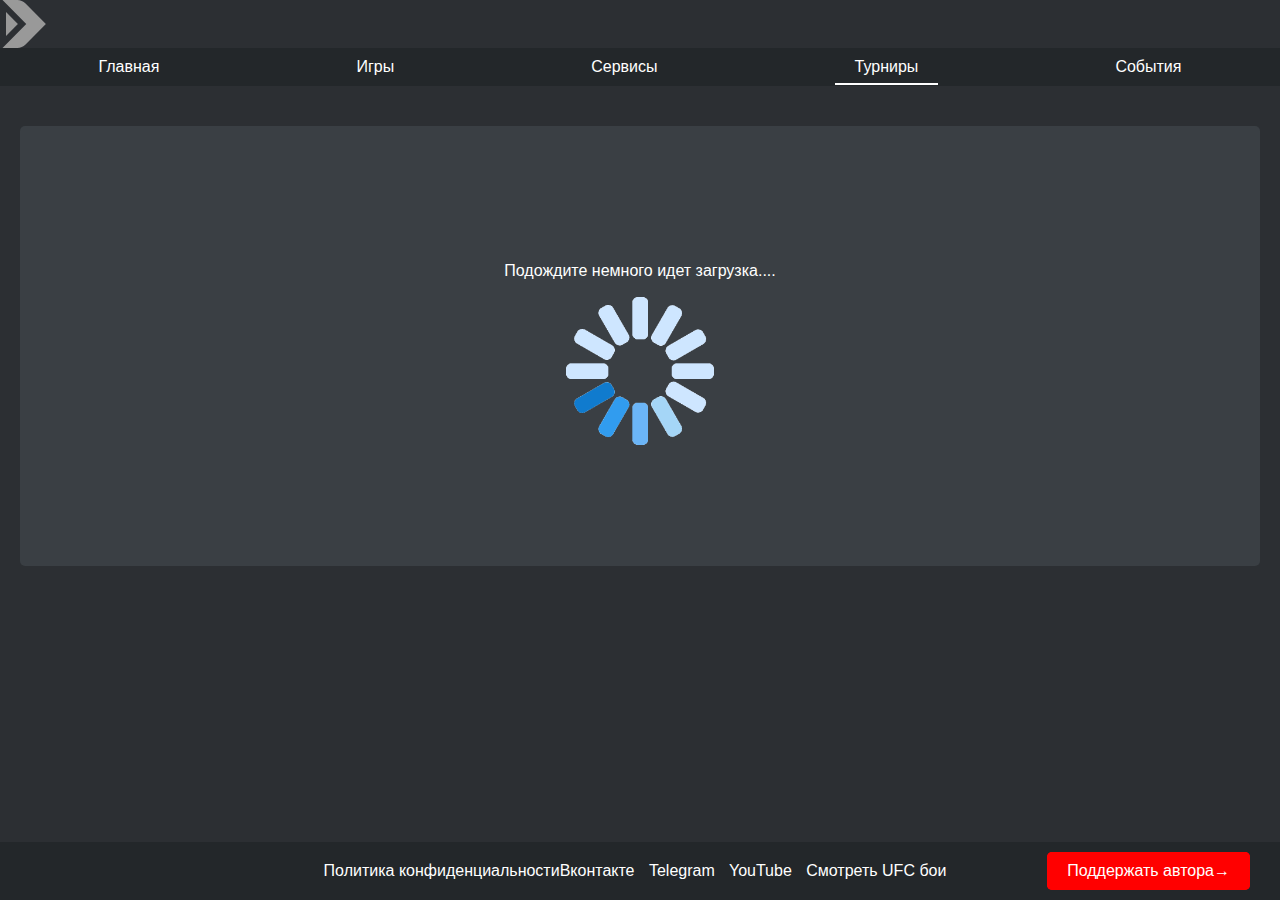
<file: Турниры.html>
<!DOCTYPE html>
<html lang="ru">
    <img src="img\логотип сайта тест.svg" alt="логотип" class="logo-test">
    <a href="#" class="prosto-button">Поддержать автора→</a>
<head>
    <meta charset="UTF-8">
    <meta name="viewport" content="width=device-width, initial-scale=1.0">
    <title>Lesta test server®</title>
    <link rel="stylesheet" href="style.css">
</head>

<body>
    <header>
        <div class="container">
            <nav>
                <ul>
                    <li><a href="Главная.html">Главная</a></li>
                    <li><a href="Игры.html">Игры</a></li>
                    <li><a href="Сервисы.html">Сервисы</a></li>
                    <li><a href="#" class="menu">Турниры</a></li>
                    <li><a href="События.html">События</a></li>
                </ul>
            </nav>
        </div>
    </header>
    <main>
        <section class="section-load">
            <div class="container">
                <p> Подождите немного идет загрузка....</p>
                <img src="img\13877910.gif" class="zagruzka">
            </div>
        </section>

    </main>
    <footer>
        <div class="container">
            <div class="legal">
                <a href="#">Политика конфиденциальности</a>
                <a href="#" class="prosto-button">Поддержать автора→</a>
            </div>
            <div class="social">
                <a href="#">Вконтакте</a>
                <a href="@Inteleknual">Telegram</a>
                <a href="https://www.youtube.com/">YouTube</a>
                <a href="https://rutube.ru/video/466b157c47b1cb85527f321ae41e7320/?r=plemwd">Смотреть UFC бои</a>
            </div>
        </div>
    </footer>
</body>

</html>
</file>
<file: style.css>
body {
    font-family: Arial, sans-serif;
    background-color: #2c2f33;
    color: #ffffff;
    margin: 0;
    padding: 0;
    display: flex;
    flex-direction: column;
    min-height: 100vh;
}

.container{
    width: auto;
    margin: 0 auto;
}

header {
    background-color: #23272a;
    padding: 10px 0;
}

nav ul {
    list-style-type: none;
    margin: 0;
    padding: 0;
    display: flex;
    justify-content: space-around;
}

nav ul li {
    display: inline;
    position: relative;
}

nav ul li a {
    color: #ffffff;
    text-decoration: none;
    padding: 10px 20px;
    position: relative;
}

nav ul li a::after {
    content: '';
    display: block;
    width: 0;
    height: 2px;
    background: white;
    transition: width 0.3s;
    position: absolute;
    left: 0;
    bottom: 0;
}

nav ul li a:hover::after,
nav ul li a.menu::after {
    width: 100%;
}
main {
    flex: 1;
    padding: 20px;
}

section {
    background-color: #3a3f44;
    margin: 20px 0;
    padding: 20px;
    border-radius: 5px;
}
button {
    background-color: #7289da;
    color: #ffffff;
    border: none;
    padding: 10px 20px;
    cursor: pointer;
    border-radius: 5px;
}

button:hover {
    background-color: #5865f2;
}

footer {
    background-color: #23272a;
    padding: 20px;
    display: flex;
    justify-content: space-between;
    align-items: center;
}

footer .social a {
    color: #ffffff;
    text-decoration: none;
    margin-right: 10px;
}

footer .legal {
    text-align: right;
}

footer .legal a {
    color: #ffffff;
    text-decoration: none;
}

footer .legal a:hover{
    color: #000000;
}
.glavnai{

    max-width: 300px;
    max-height: 300px;
}
.bonus{
    display: flex;
    align-items: center;
    justify-content: space-between;
}
.section-load .container{
    height: 400px;
    width: 1200px;
    text-align: center;
    display: flex;
    flex-direction: column;
    justify-content: center;
    align-items: center;
}
.zagruzka{
max-width: 150px;
max-width: 150px;
}
.promo-banner{
    display: flex;
    justify-content: space-between;
    background-color: #1e1e1e;
    padding: 20px;
    border-radius: 5px;
    margin-top: 20px;
    position: relative;
}

.game-section {
    text-align: center;
    flex: 1;
    margin: 0 10px;
}

.image-container {
    position: relative;
    width: 100%;
    height: 200px;
}

.user-image {
    width: 100%;
    height: 100%;
    border-radius: 5px;
    object-fit: cover;
}
.download-button {
    background-color: red;
    color: white;
    padding: 20px 20px;
    text-align: center;
    text-decoration: none;
    display: inline-block;
    border-radius: 5px;
    position: center;
    bottom: 20px;
    right: 20px;
}
.logo-test{
    max-width: 50px;
    max-height: 50px;
}
.prosto-button{
    background-color: red;
    color: white;
    padding: 10px 20px;
    text-align: center;
    text-decoration: none;
    display: inline-block;
    border-radius: 5px;
    position: fixed;
    bottom: 10px;
    right: 20px;
}
footer .container {
    display: flex;
    justify-content: space-between;
    align-items: center;
}

.legal {
    display: flex;
    gap: 10px;
}

.prosto-button {
    background-color: red;
    color: white;
    padding: 10px 20px;
    text-align: center;
    text-decoration: none;
    display: inline-block;
    border-radius: 5px;
    margin-right: 10px; 
}
@media (max-width: 576px) {
    .container {
        padding: 0 5px;
    }}
@media (max-width: 378px) {
        .container {
            padding: 0 2px;
        }}
@media (max-width: 768px) {
            .container {
                padding: 0 10px;
            }}
</file>
<file: style1.css>
body {
    font-family: Arial, sans-serif;
    background-color: #2c2f33;
    color: #ffffff;
    margin: 0;
    padding: 0;
    display: flex;
    flex-direction: column;
    min-height: 100vh;
}

.container {
    width: auto;
    margin: 0 auto;
}

header {
    background-color: #23272a;
    padding: 10px 0;
}

nav ul {
    list-style-type: none;
    margin: 0;
    padding: 0;
    display: flex;
    justify-content: space-around;
}

nav ul li {
    display: inline;
    position: relative;
}

nav ul li a {
    color: #ffffff;
    text-decoration: none;
    padding: 10px 20px;
    position: relative;
}

nav ul li a::after {
    content: '';
    display: block;
    width: 0;
    height: 2px;
    background: white;
    transition: width 0.3s;
    position: absolute;
    left: 0;
    bottom: 0;
}

nav ul li a:hover::after,
nav ul li a.menu::after {
    width: 100%;
}

main {
    flex: 1;
    padding: 20px;
}

section {
    background-color: #3a3f44;
    margin: 20px 0;
    padding: 20px;
    border-radius: 5px;
}

.bonus h2 {
    font-size: 24px;
    margin-bottom: 10px;
}

.bonus img.glavnai {
    max-width: 100%;
    height: auto;
    margin-bottom: 20px;
}

.bonus p {
    font-size: 16px;
    margin: 10px 0;
}

.bonus ul {
    list-style-type: disc;
    padding-left: 20px;
}

.bonus h3 {
    font-size: 20px;
    margin: 20px 0 10px;
}

.center-button {
    display: flex;
    justify-content: center;
    margin: 20px 0;
}

.green-button {
    background-color: #28a745;
    color: white;
    padding: 10px 20px;
    text-align: center;
    text-decoration: none;
    border-radius: 5px;
}

.green-button:hover {
    background-color: #218838;
}
.logo-test{
    max-width: 50px;
    max-height: 50px;
}
button {
    background-color: #7289da;
    color: #ffffff;
    border: none;
    padding: 10px 20px;
    cursor: pointer;
    border-radius: 5px;
}

button:hover {
    background-color: #5865f2;
}

footer {
    background-color: #23272a;
    padding: 20px;
    display: flex;
    justify-content: space-between;
    align-items: center;
}

footer .social a {
    color: #ffffff;
    text-decoration: none;
    margin-right: 10px;
}

footer .legal {
    text-align: right;
}

footer .legal a {
    color: #ffffff;
    text-decoration: none;
}

footer .legal a:hover{
    color: #000000;
}
footer .container {
    display: flex;
    justify-content: space-between;
    align-items: center;
}

.legal {
    display: flex;
    gap: 10px;
}

.prosto-button {
    background-color: red;
    color: white;
    padding: 10px 20px;
    text-align: center;
    text-decoration: none;
    display: inline-block;
    border-radius: 5px;
    margin-right: 10px; 
}
.prosto-button{
    background-color: red;
    color: white;
    padding: 10px 20px;
    text-align: center;
    text-decoration: none;
    display: inline-block;
    border-radius: 5px;
    position: fixed;
    bottom: 10px;
    right: 20px;
}
.challenge {
    background-color: #3a3f44;
    margin: 20px 0;
    padding: 20px;
    border-radius: 5px;
}
@media (max-width: 576px) {
    .container {
        padding: 0 5px;
    }}
@media (max-width: 378px) {
        .container {
            padding: 0 2px;
        }}
@media (max-width: 768px) {
            .container {
                padding: 0 10px;
            }}
</file>
